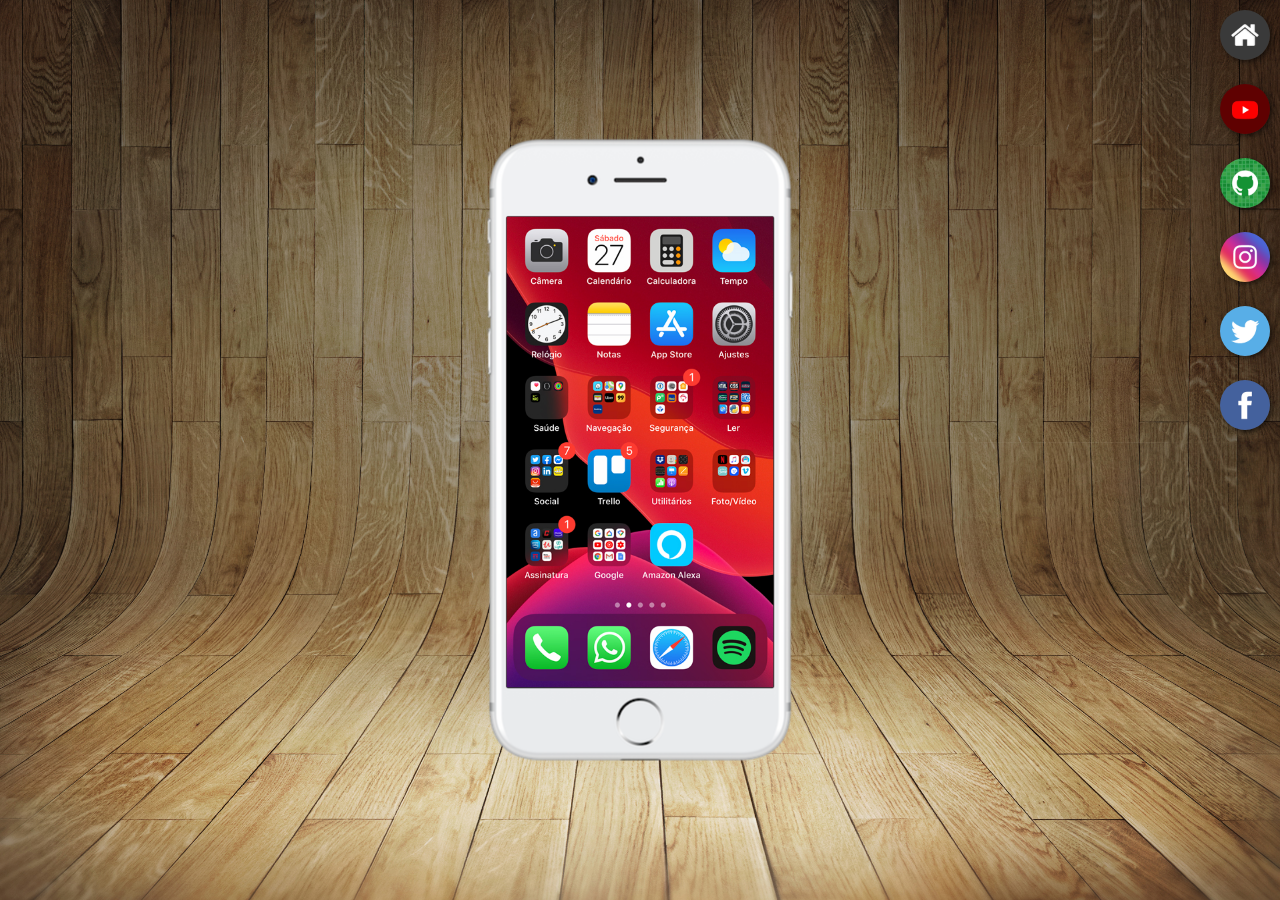
<file: index.html>
<!DOCTYPE html>
<html lang="pt-br">
<head>
    <meta charset="UTF-8">
    <meta http-equiv="X-UA-Compatible" content="IE=edge">
    <meta name="viewport" content="width=device-width, initial-scale=1.0">
    <title>Projeto Redes Sociais</title>
    <link rel="shortcut icon" href="favicon.ico" type="image/x-icon">
    <link rel="stylesheet" href="style/style.css">
</head>
<body>
    <main>
        <section id="telefone">
            <iframe src="home.html" name="tela" id="tela" frameborder="0">Seu navegador não é compatível com isso.</iframe>
        </section>
        <section id="redes-sociais">
            <a href="home.html" target="tela"><img src="imagens/logo-home.jpg" alt="Home"></a><br>
            <a href="youtube.html" target="tela"><img src="imagens/logo-youtube.jpg" alt="Youtube"></a><br>
            <a href="github.html" target="tela"><img src="imagens/logo-github.jpg" alt="GitHub"></a><br>
            <a href="instagram.html" target="tela"><img src="imagens/logo-instagram.jpg" alt="Instagram"></a><br>
            <a href="twitter.html" target="tela"><img src="imagens/logo-twitter.jpg" alt="Twitter"></a><br>
            <a href="facebook.html" target="tela"><img src="imagens/logo-facebook.jpg" alt="Facebook"></a>
        </section>
    </main>
</body>
</html>
</file>
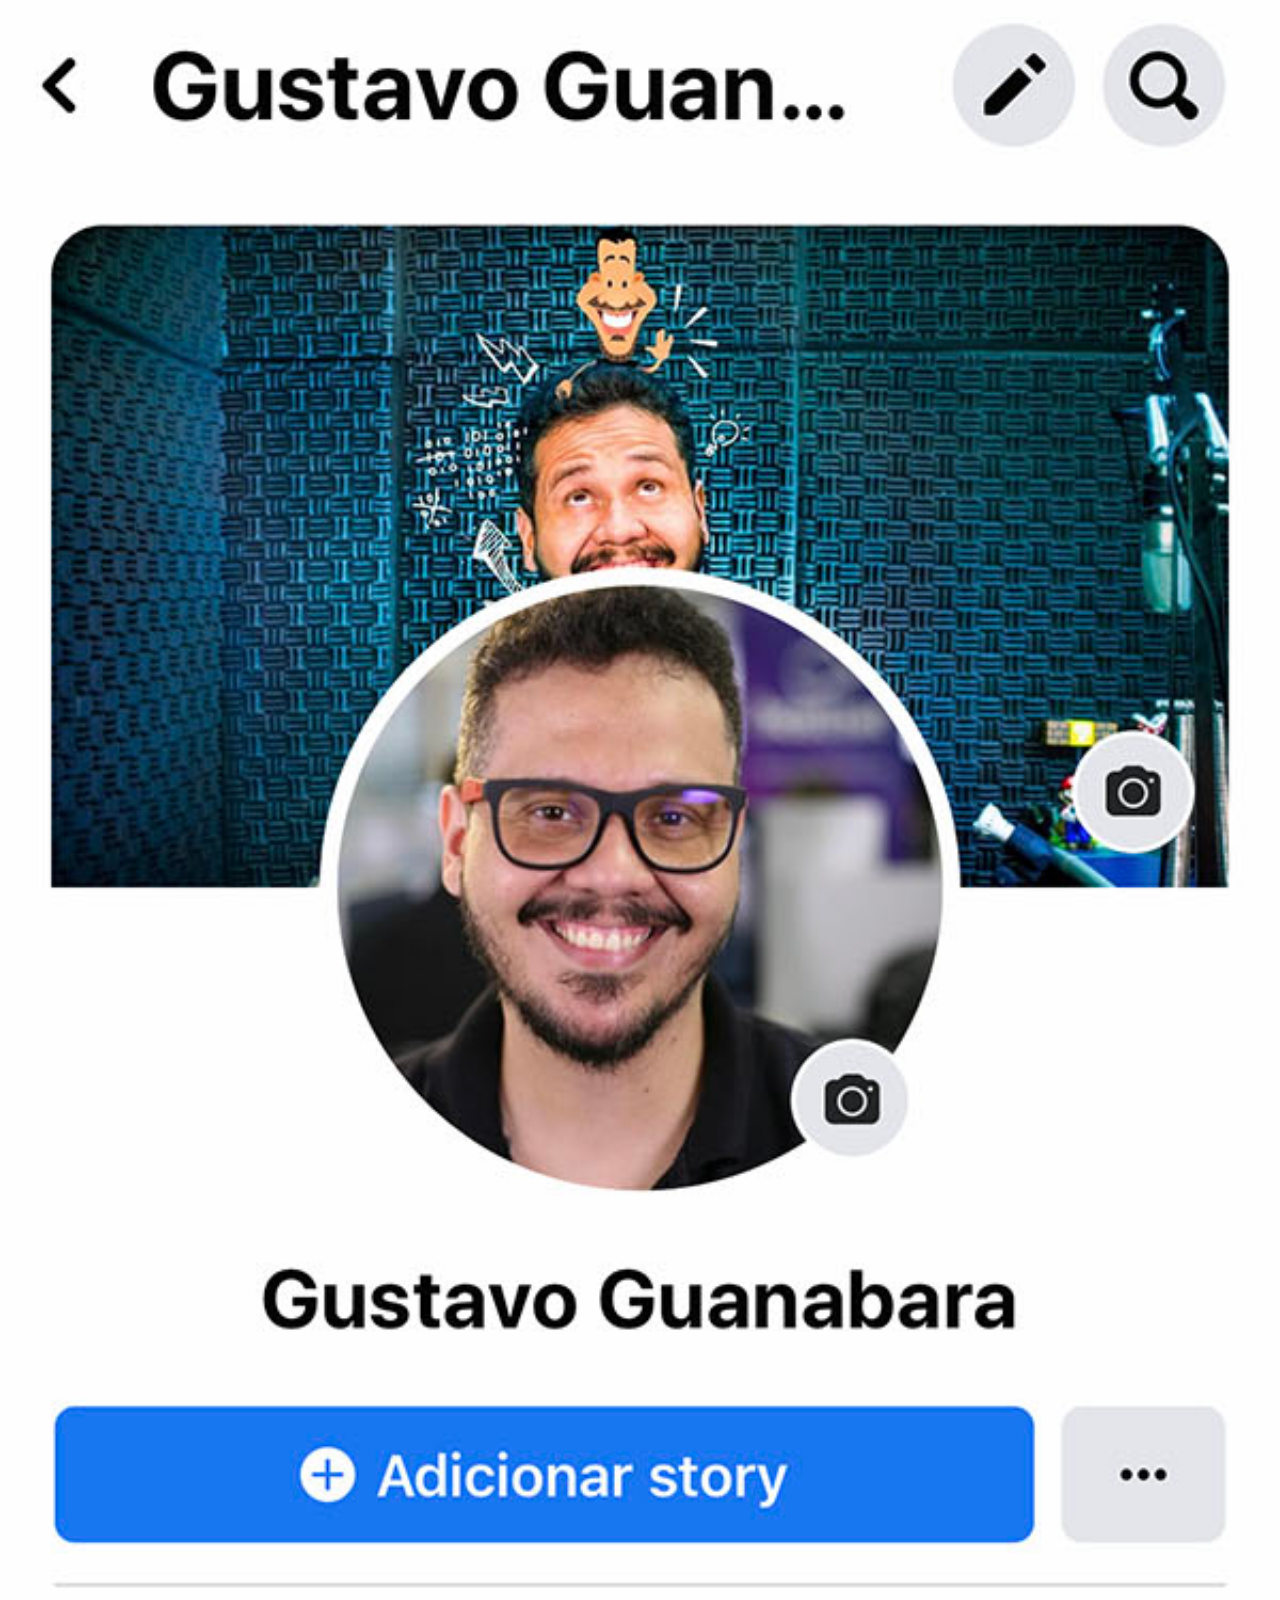
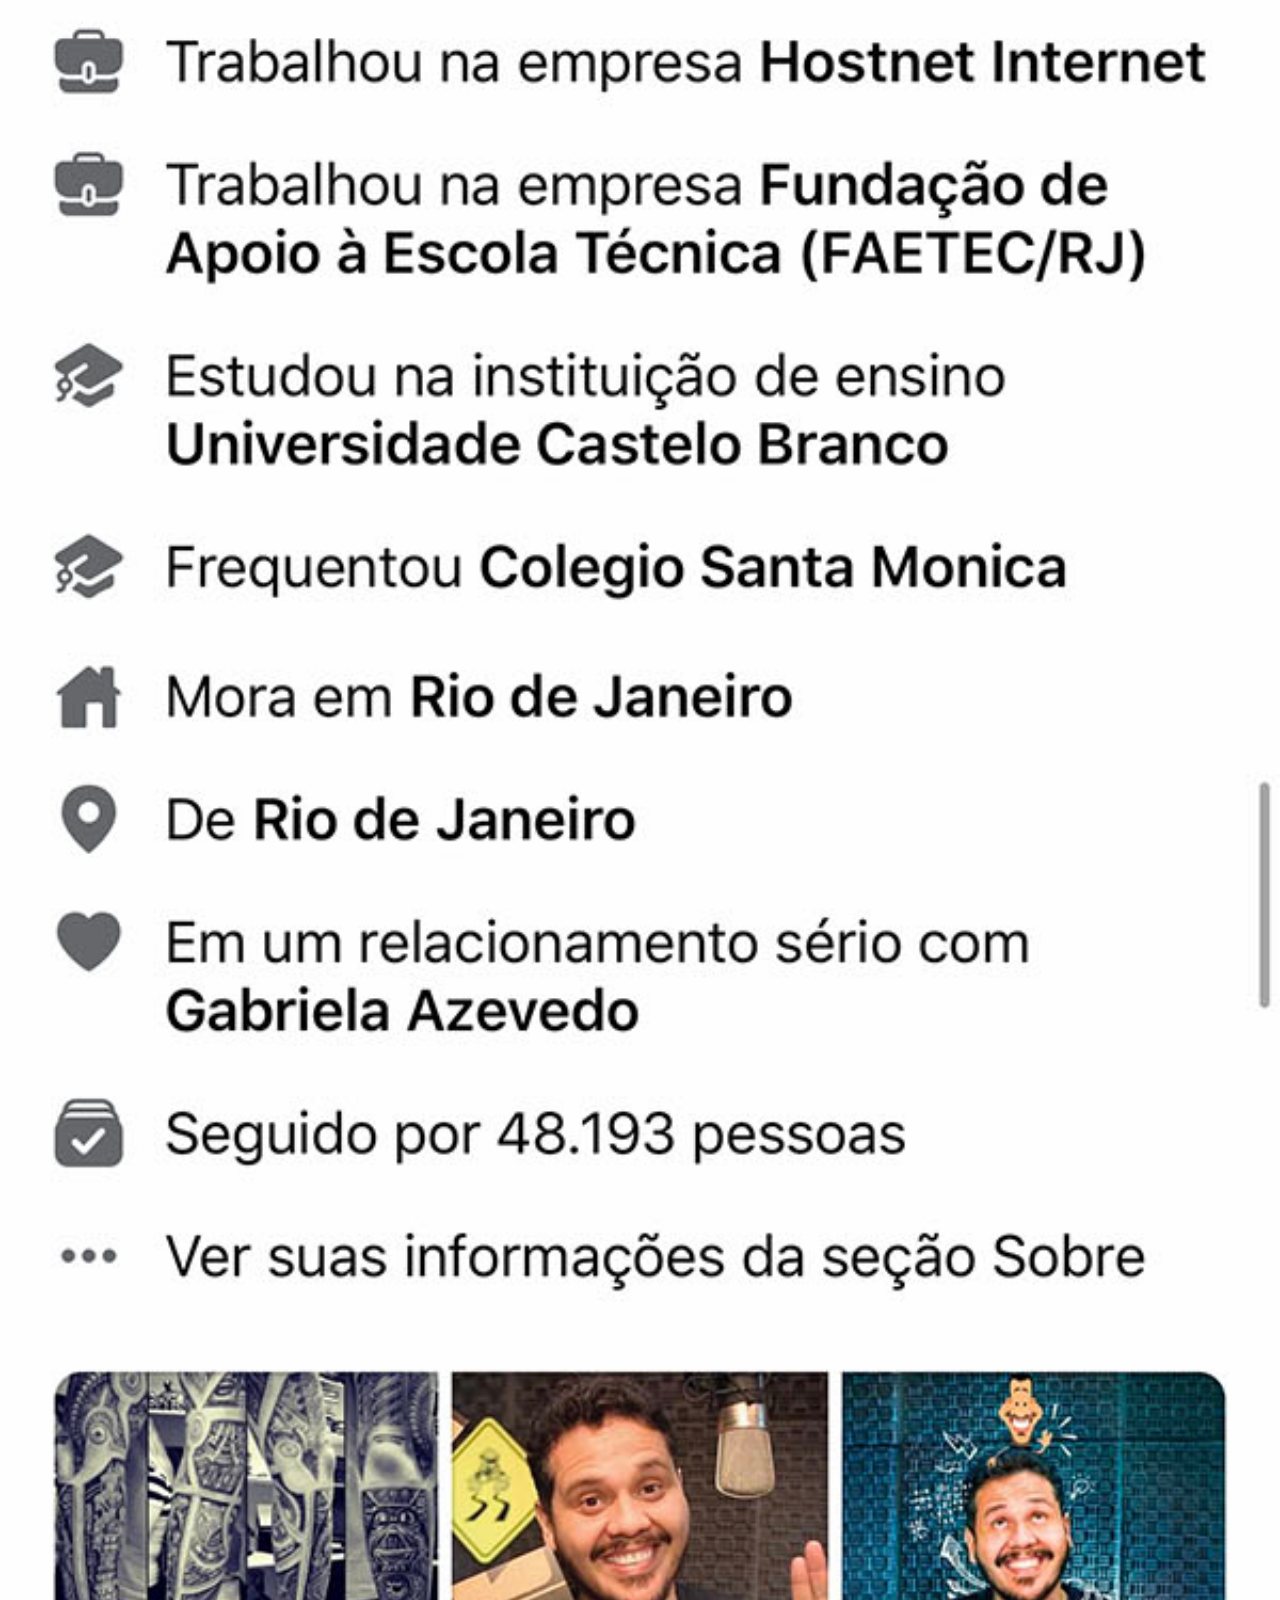
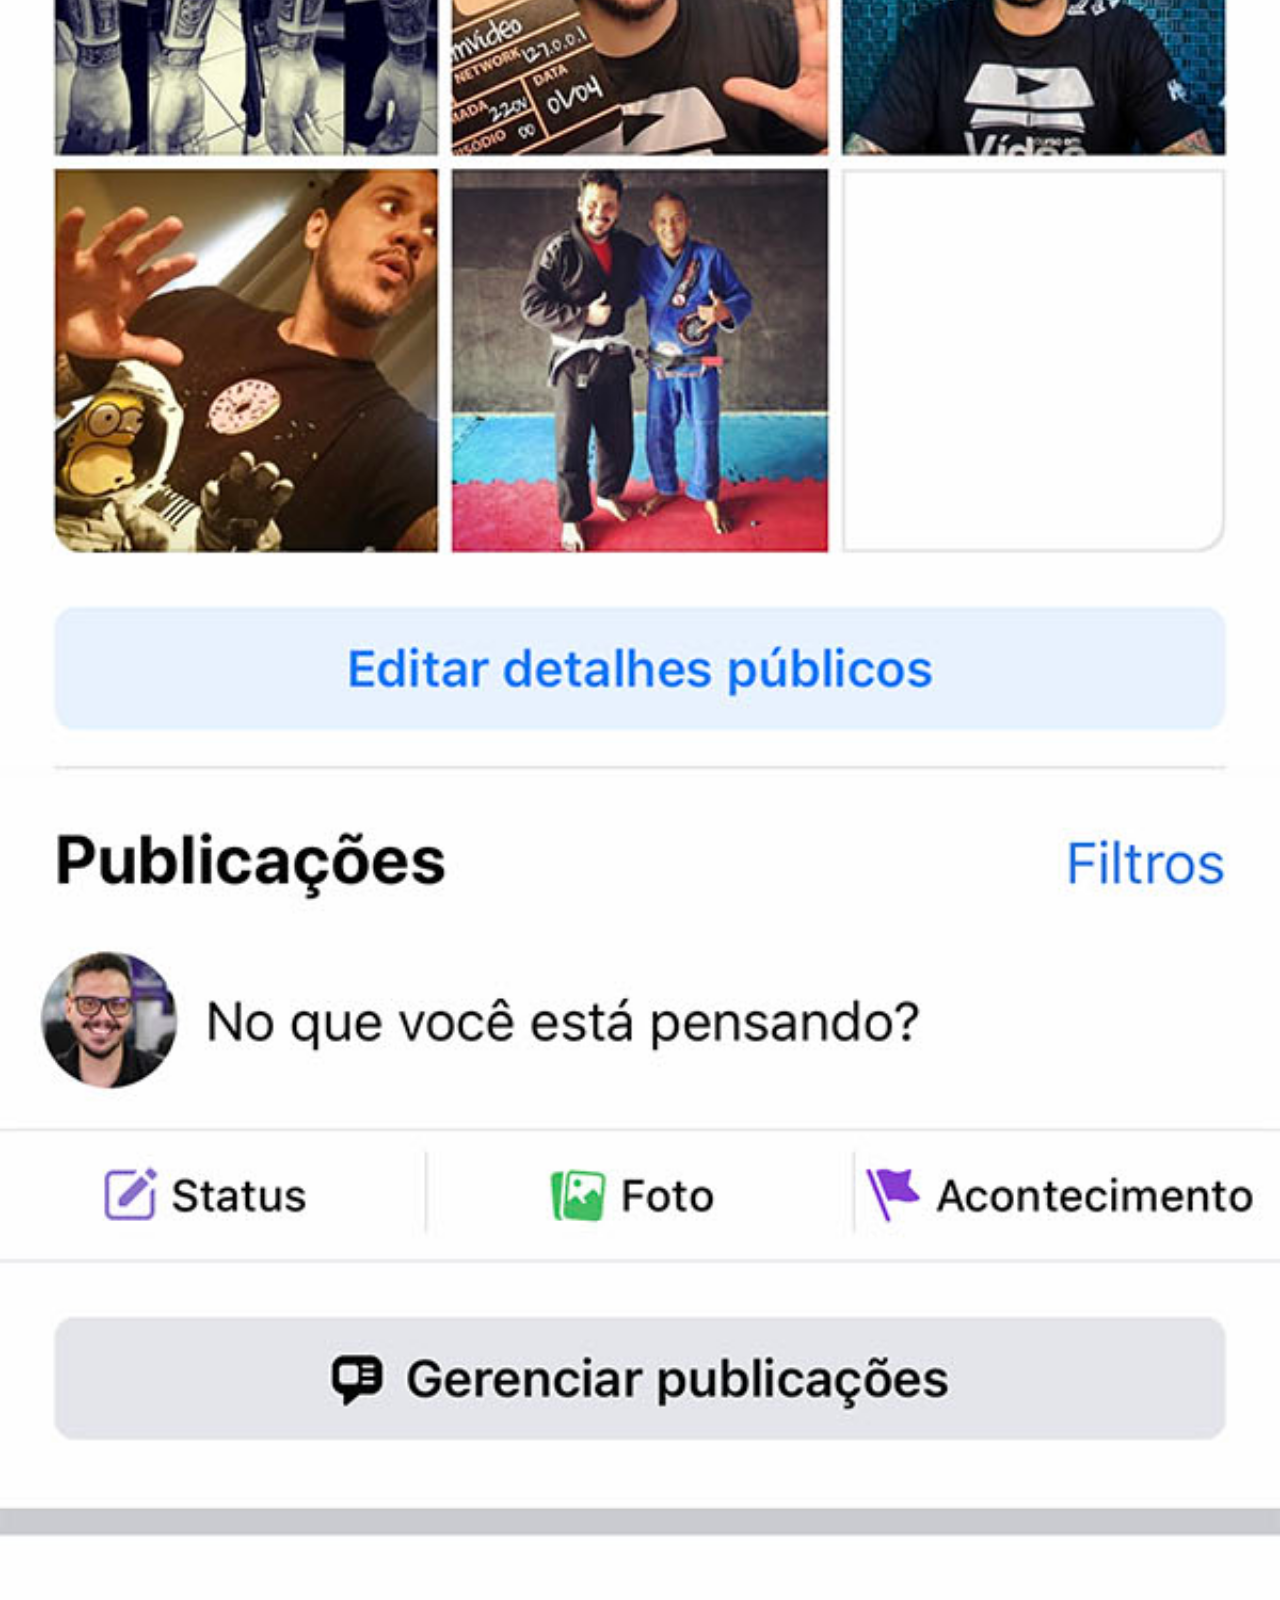
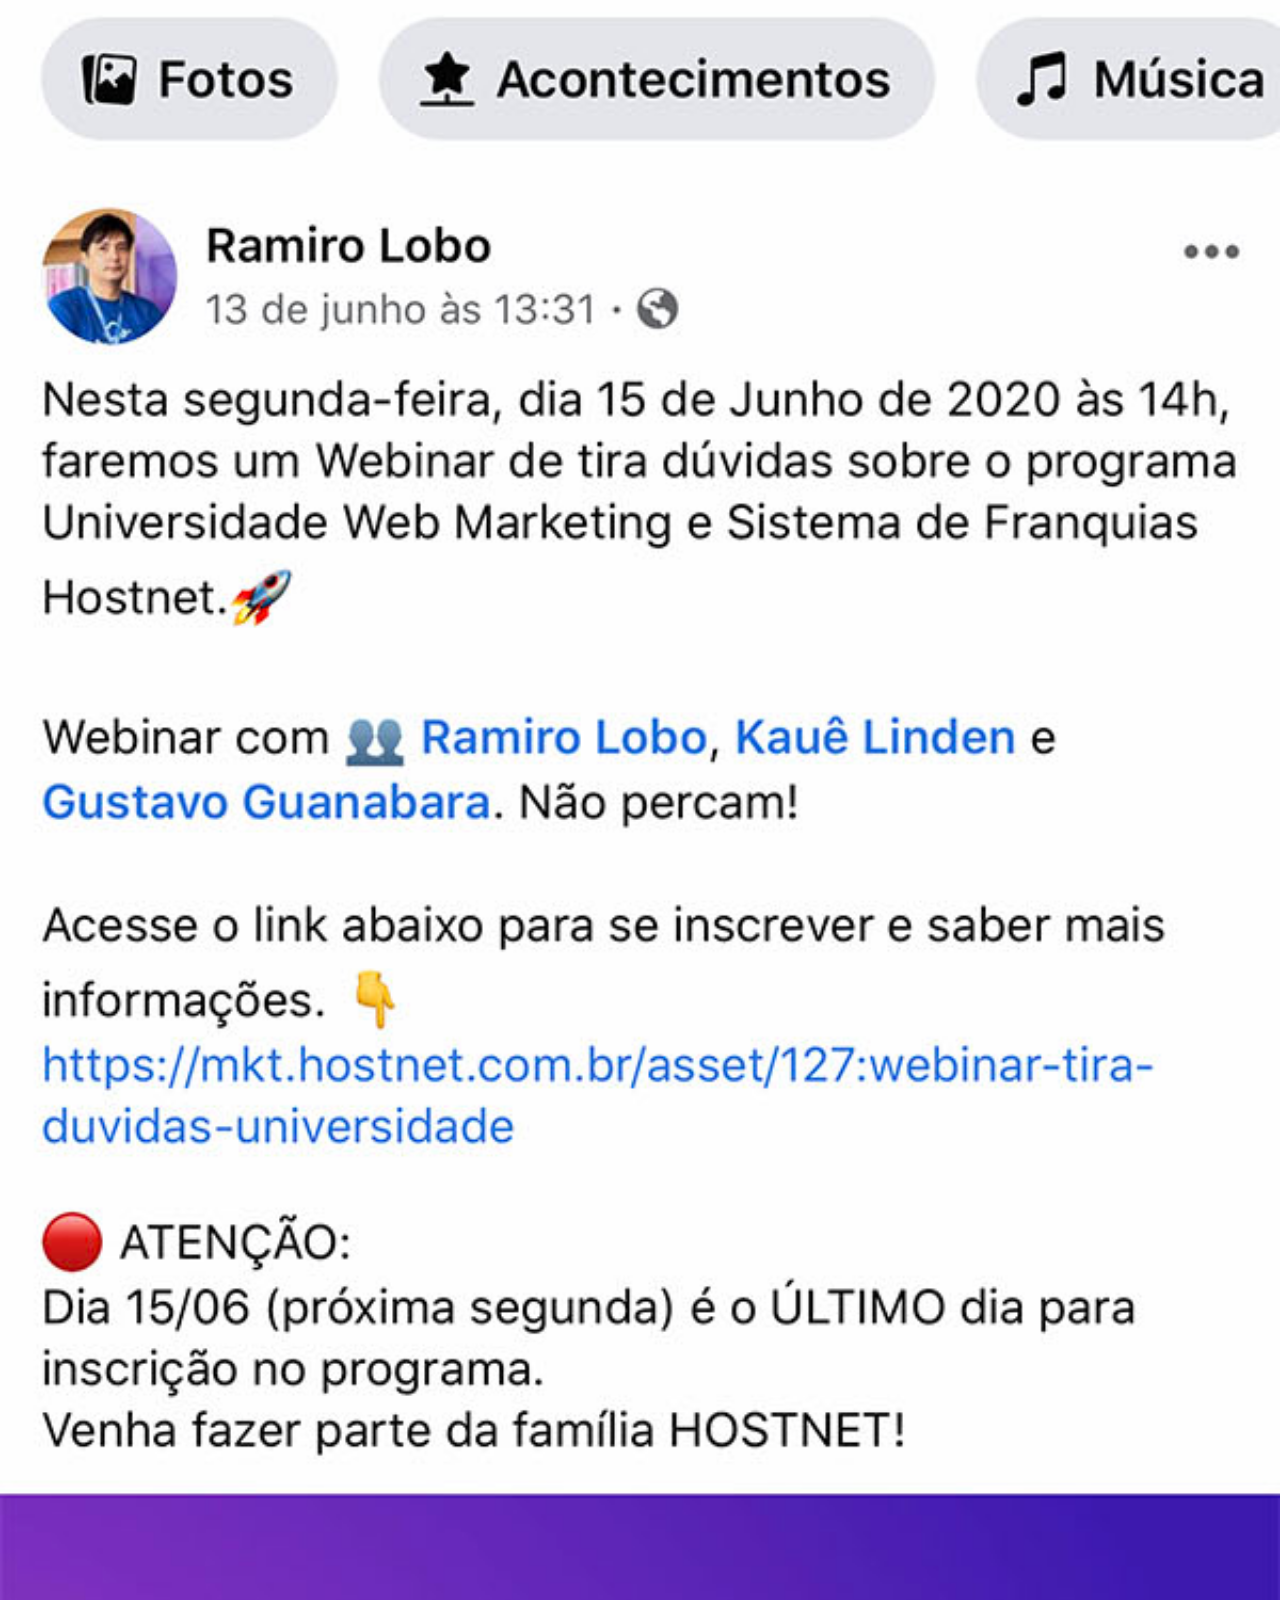
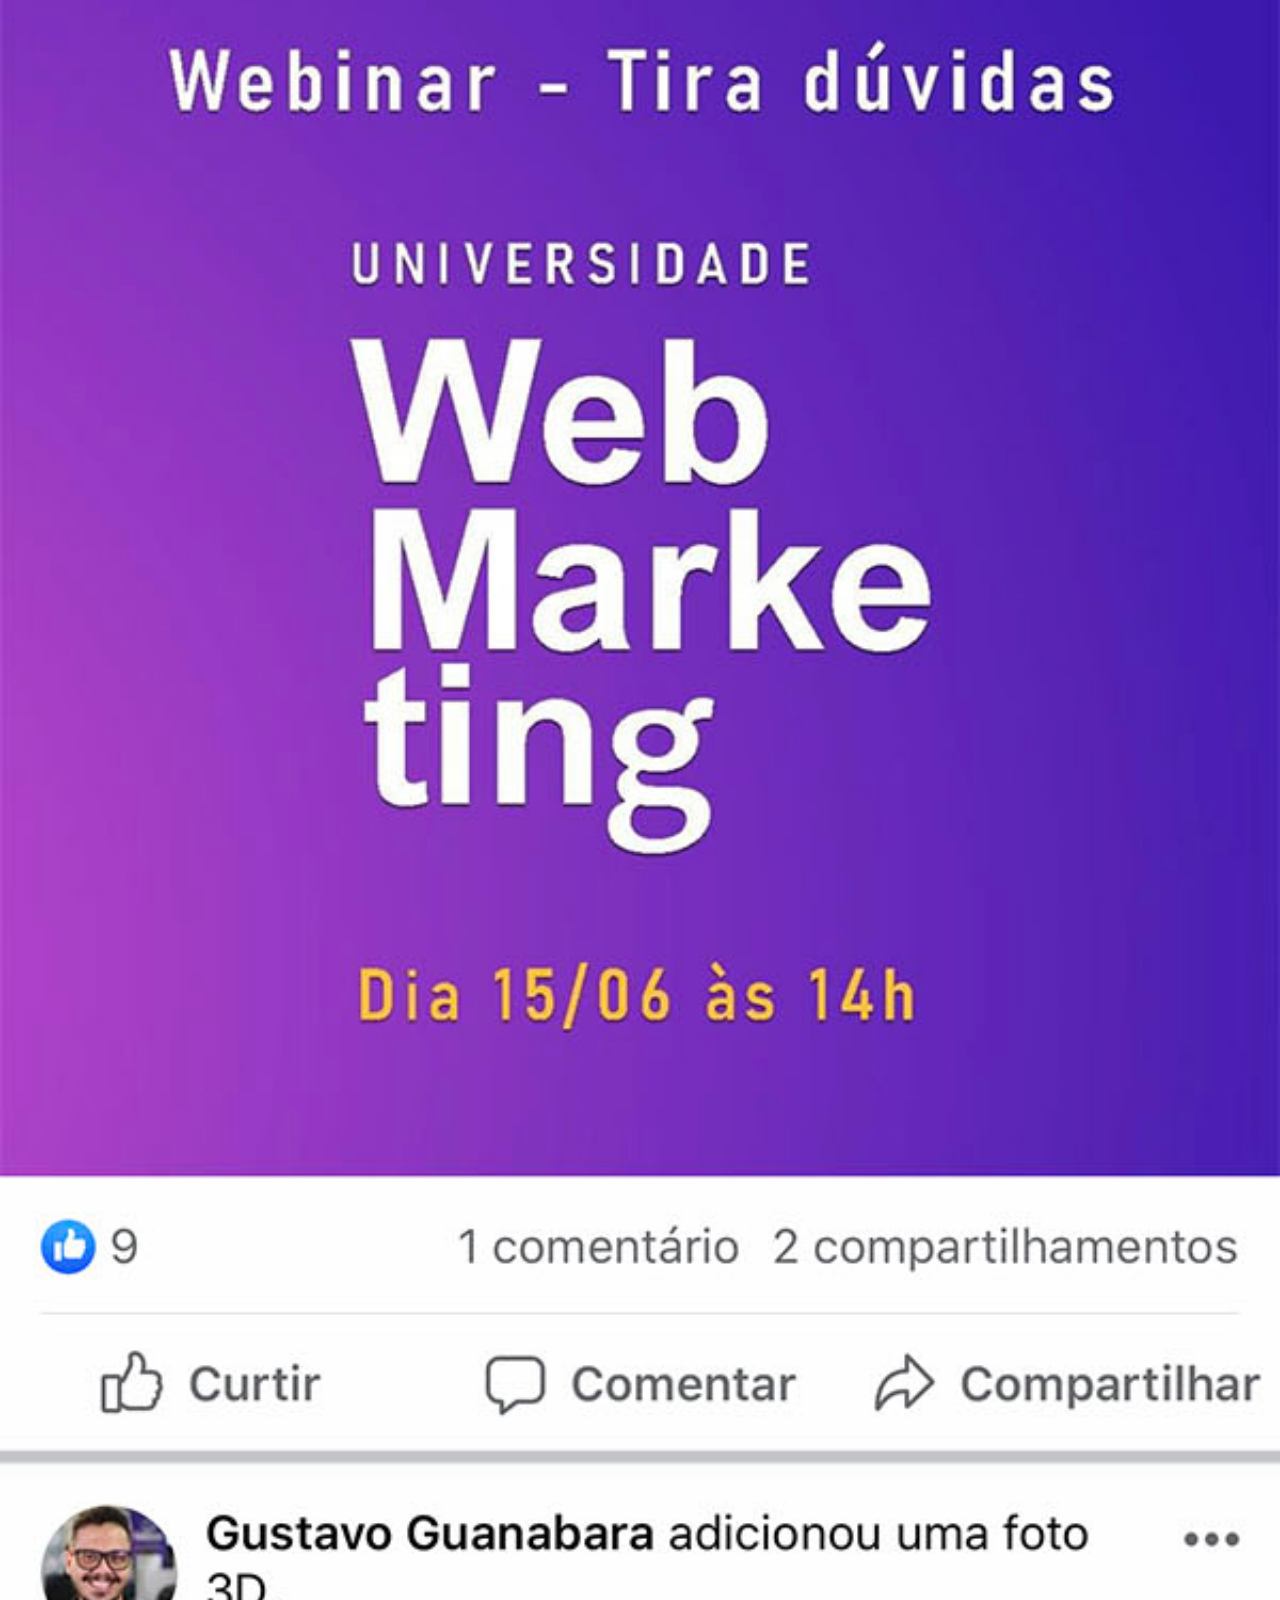
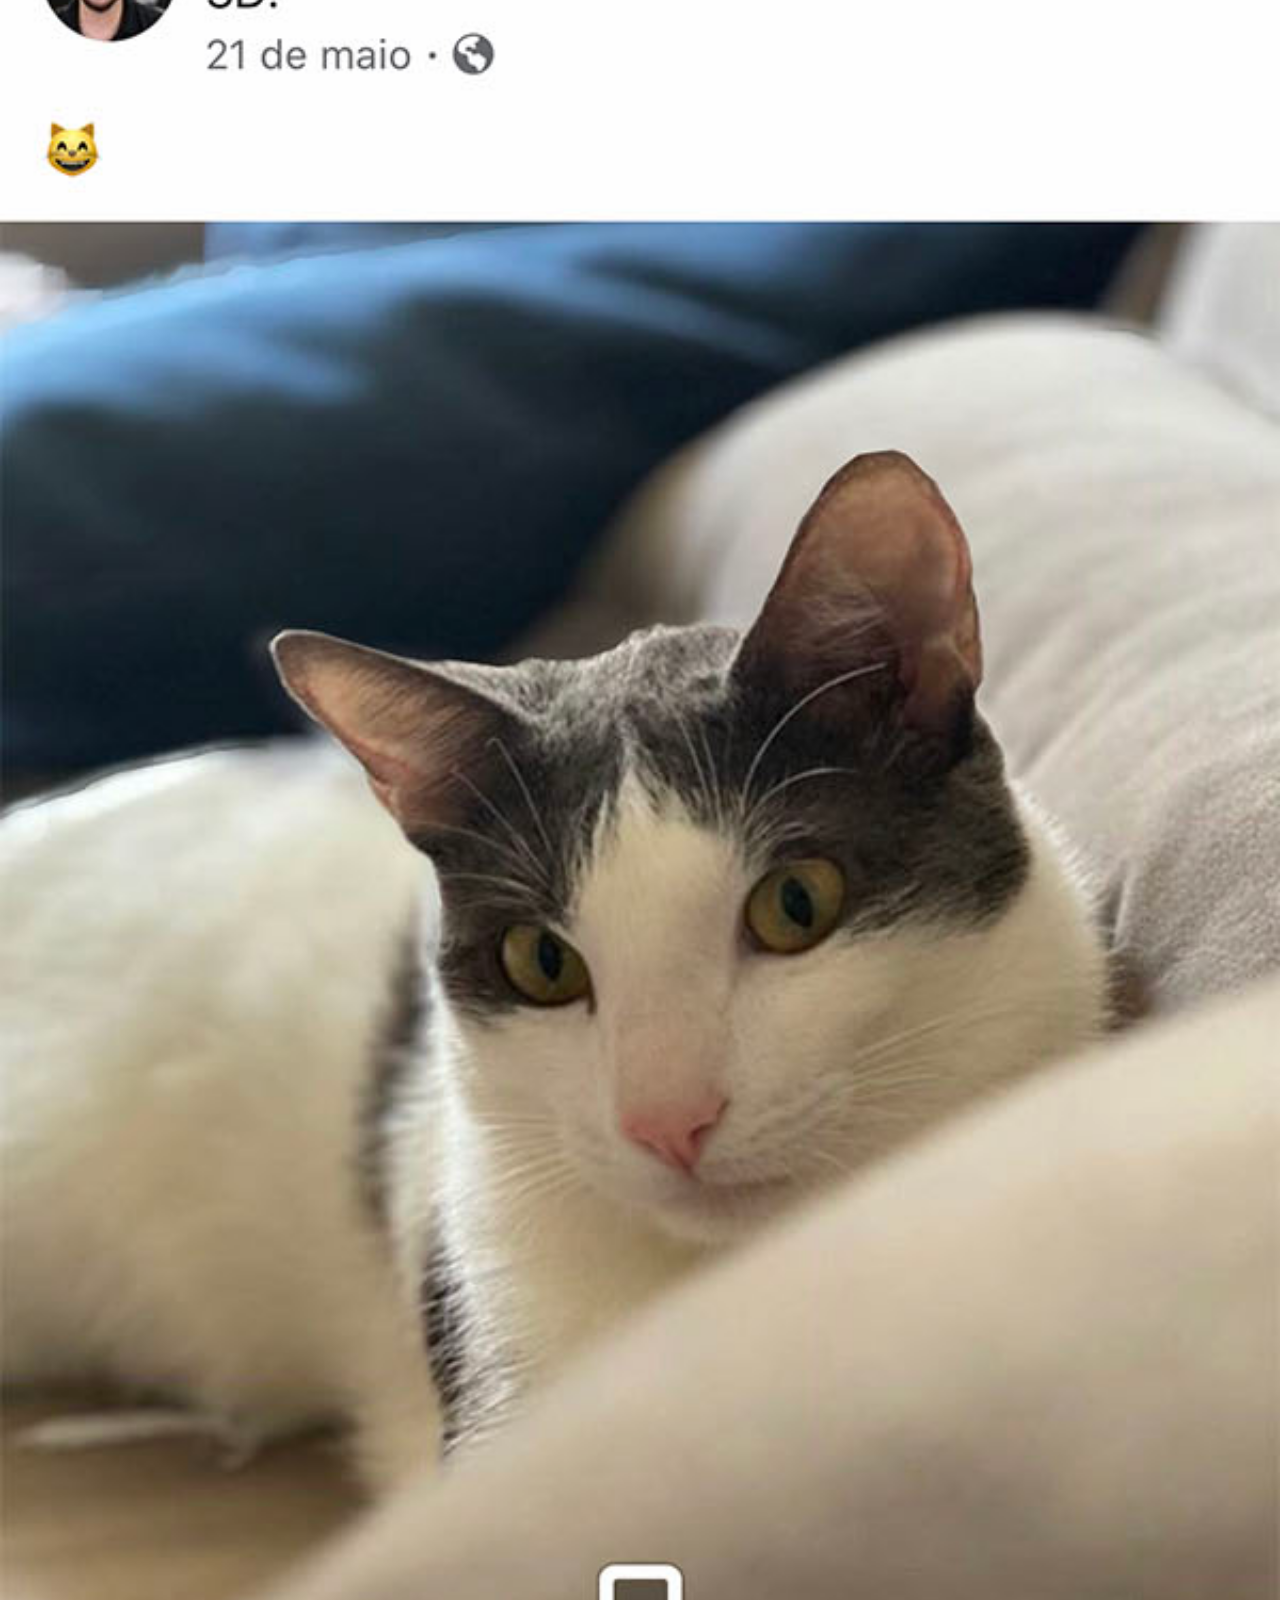
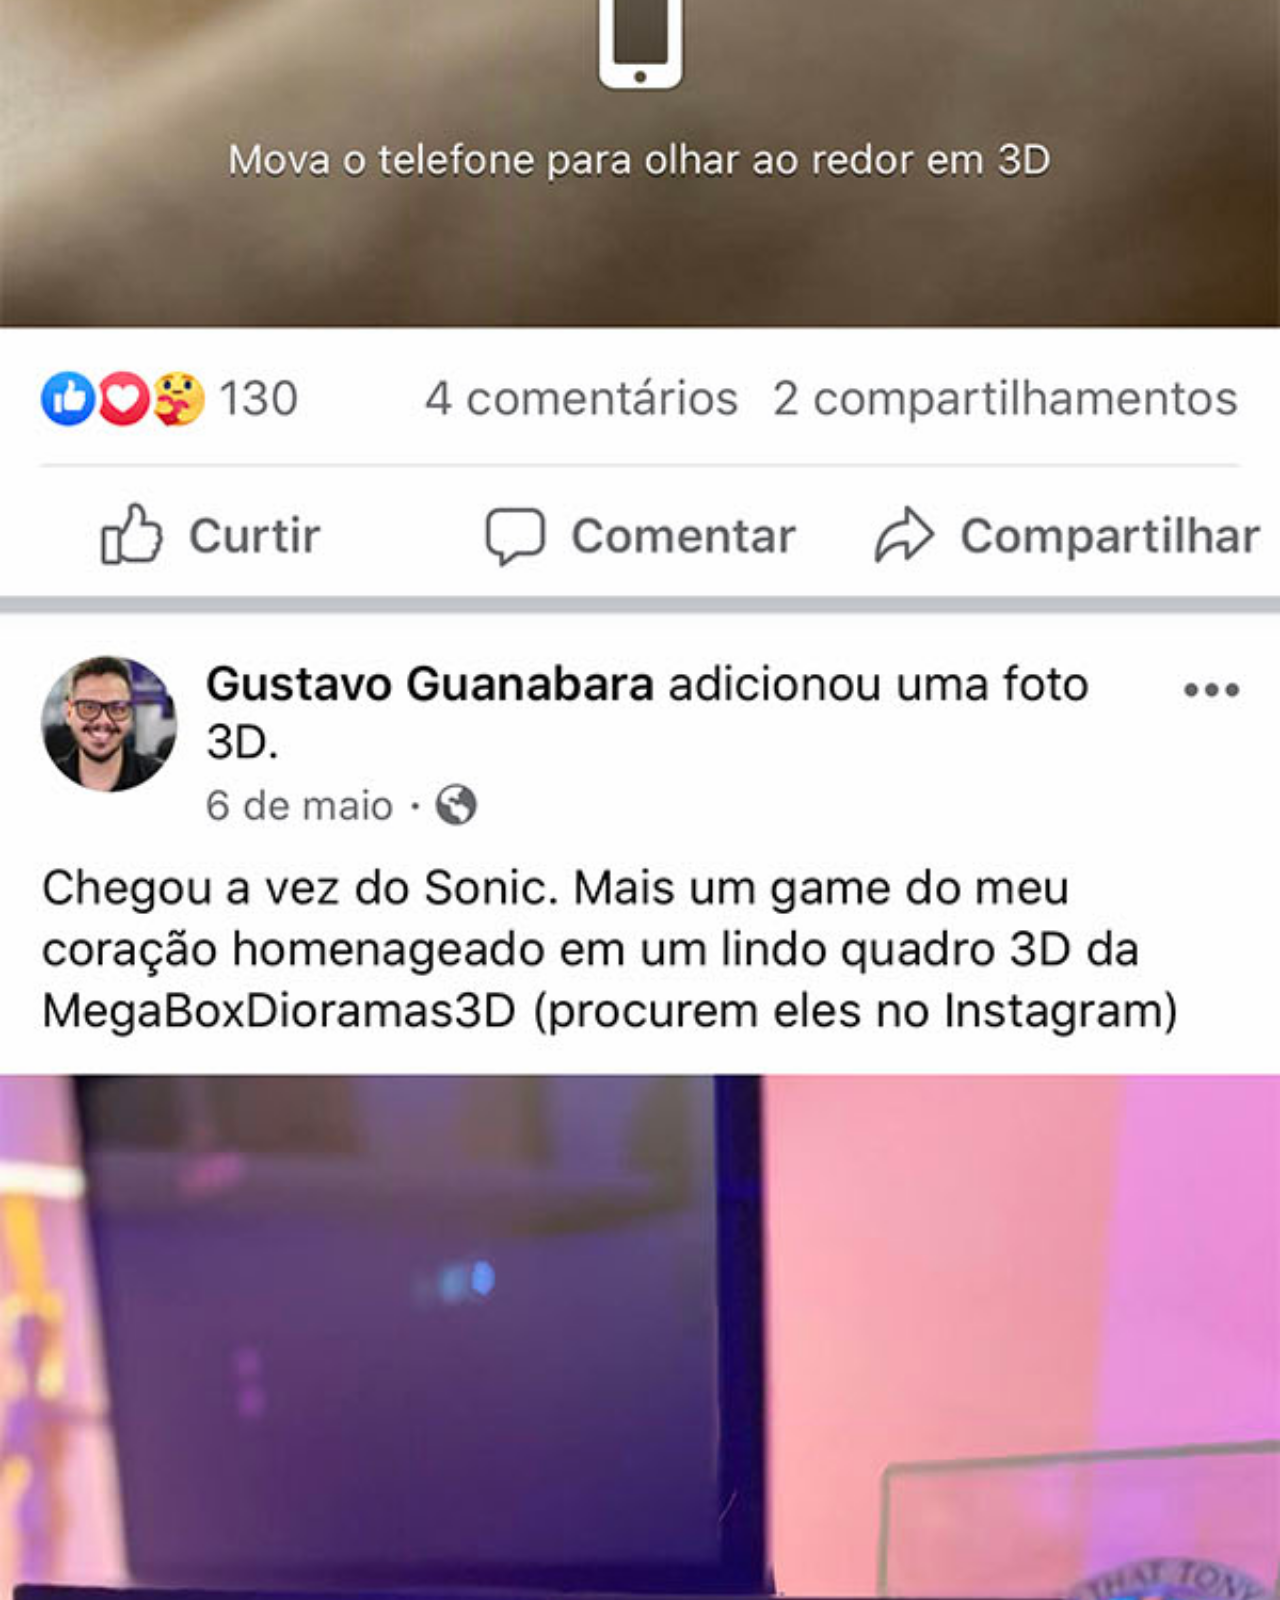
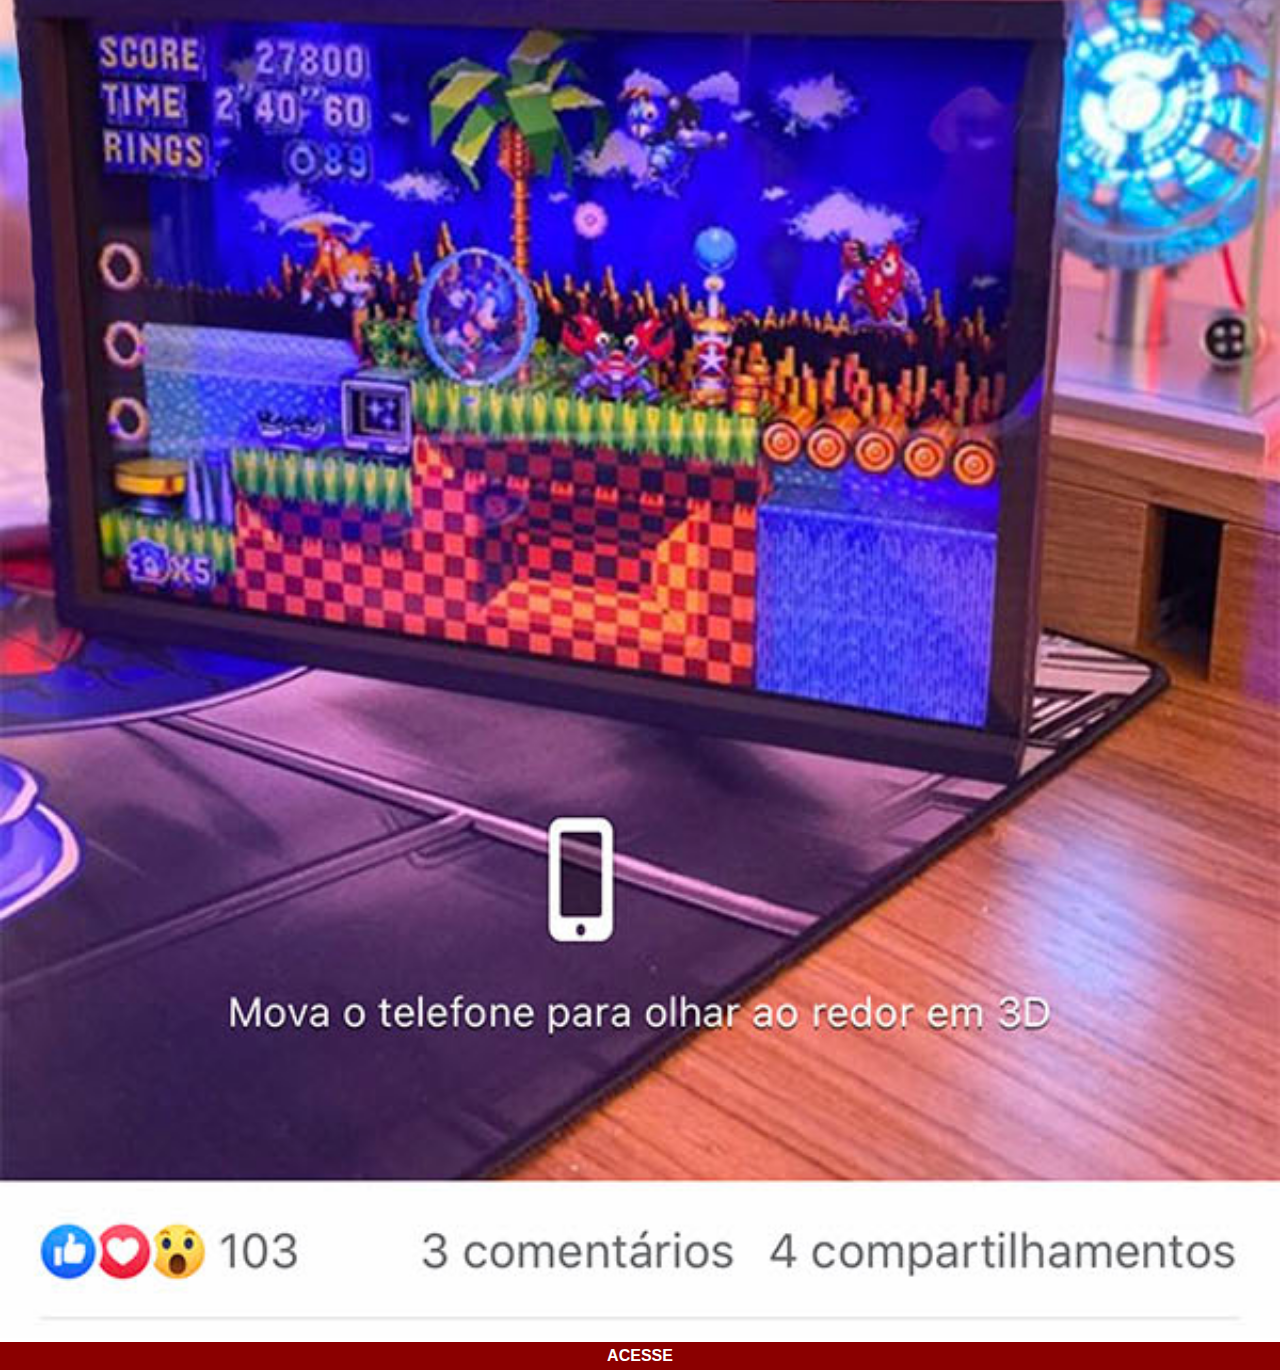
<file: facebook.html>
<!DOCTYPE html>
<html lang="pt-br">
<head>
    <meta charset="UTF-8">
    <meta http-equiv="X-UA-Compatible" content="IE=edge">
    <meta name="viewport" content="width=device-width, initial-scale=1.0">
    <title>Facebook</title>
    <link rel="stylesheet" href="style/style-social.css">
</head>
<body>
    <main>
        <img src="imagens/tela-facebook.jpg" alt="Facebook">
    </main>
    <footer>
        <p><a href="" target="_blank">ACESSE</a></p>
    </footer>
</body>
</html>
</file>
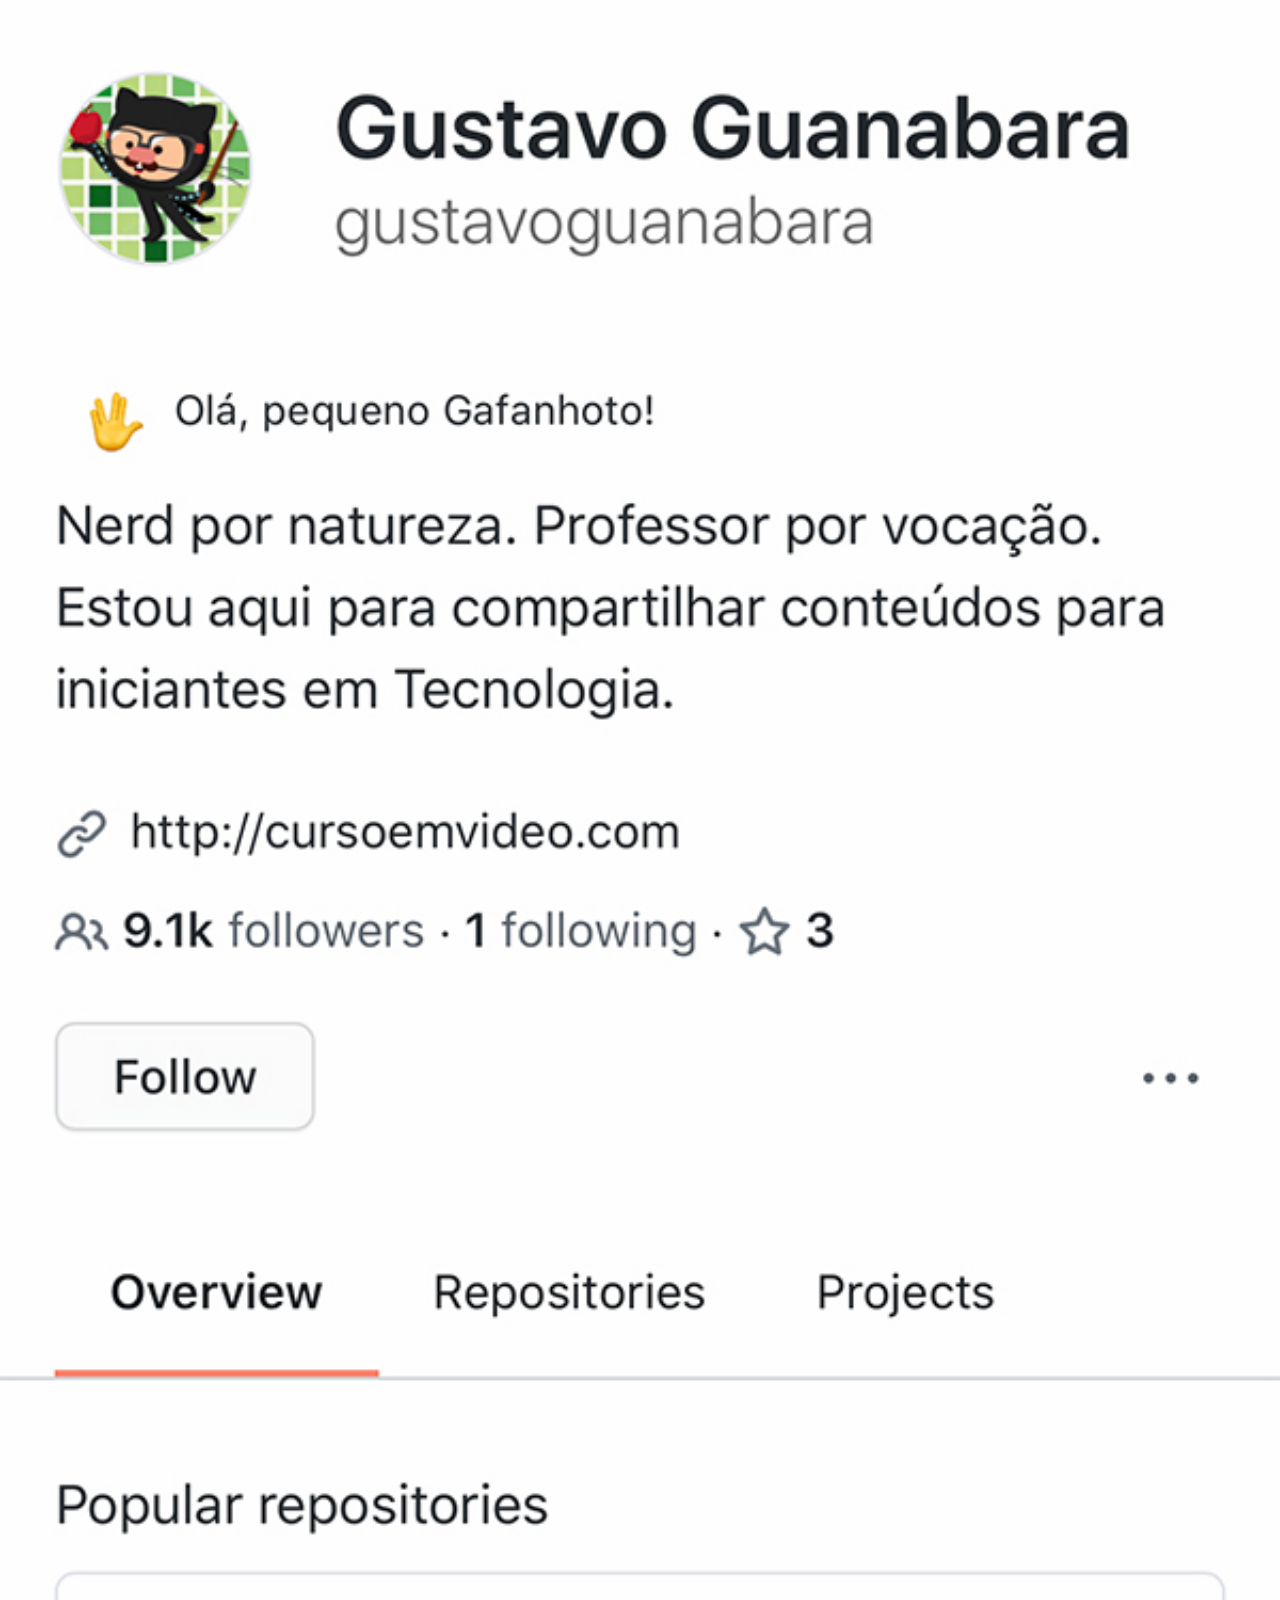
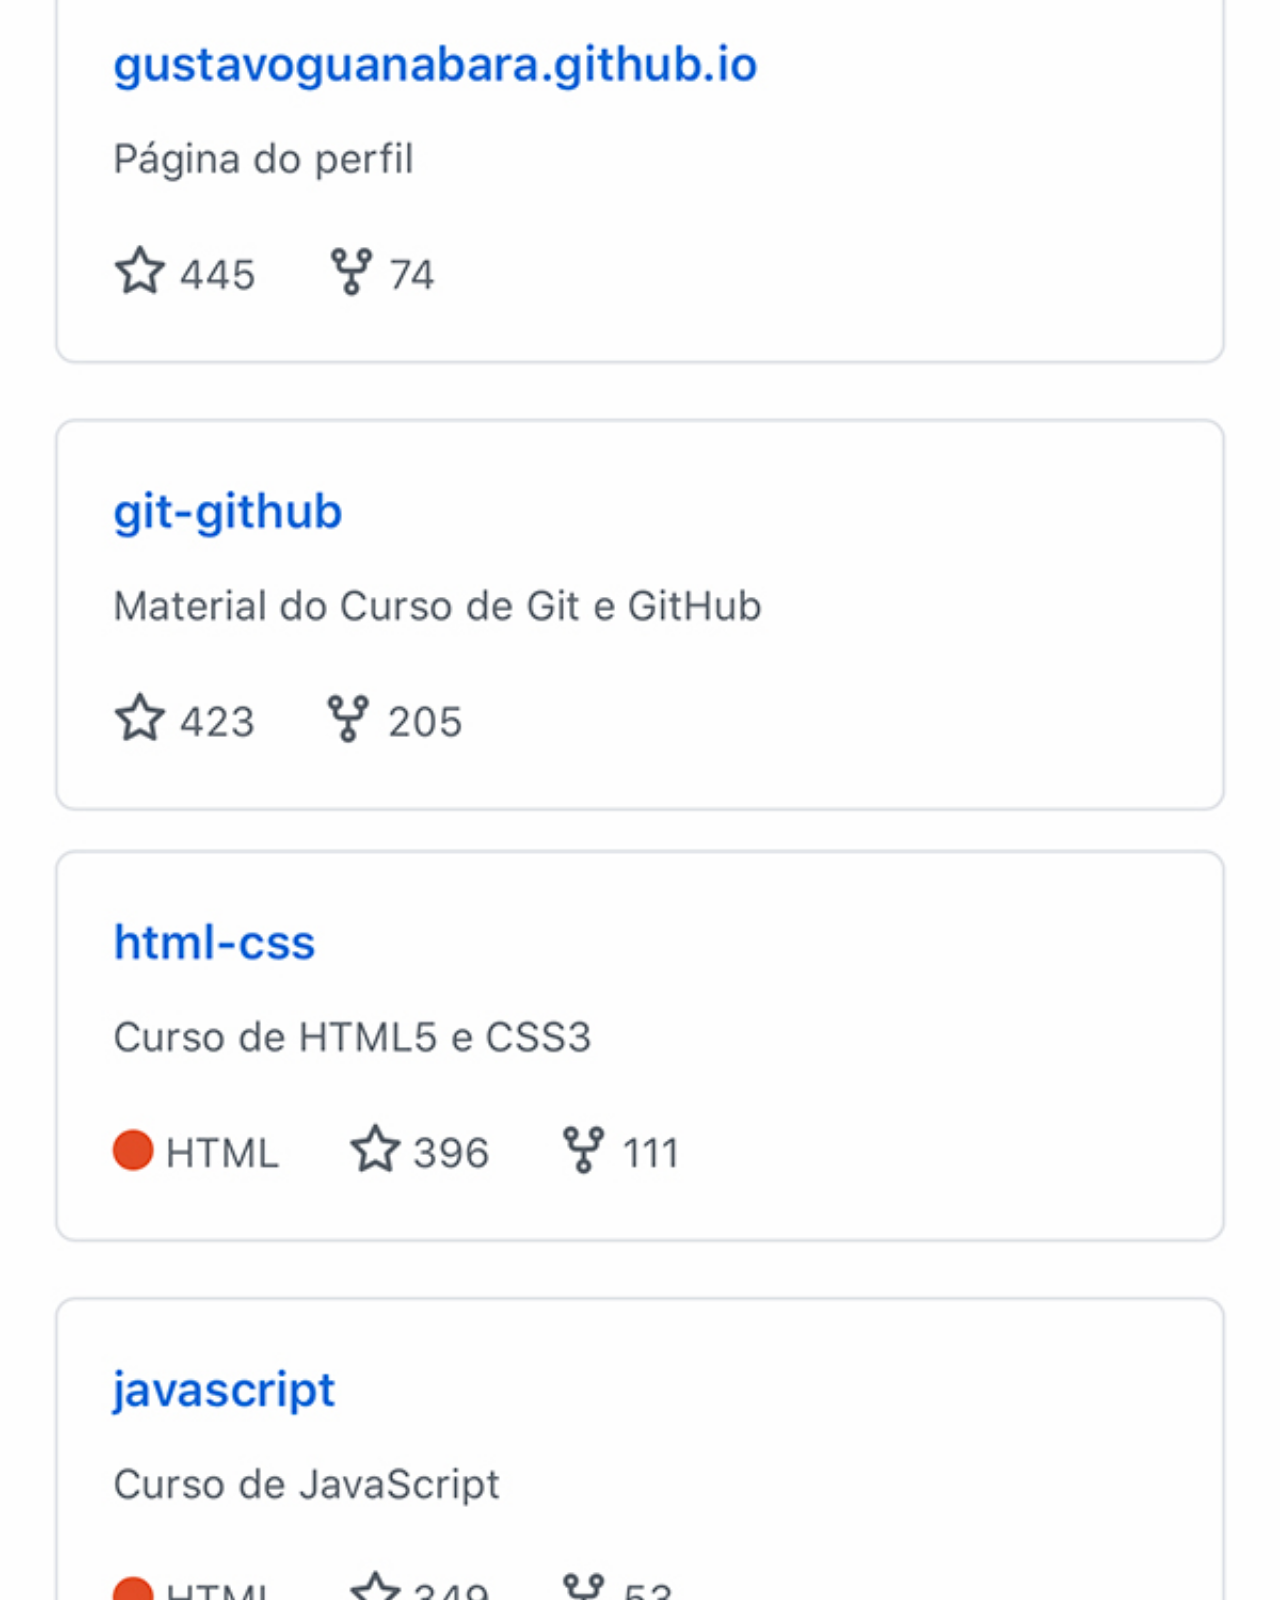
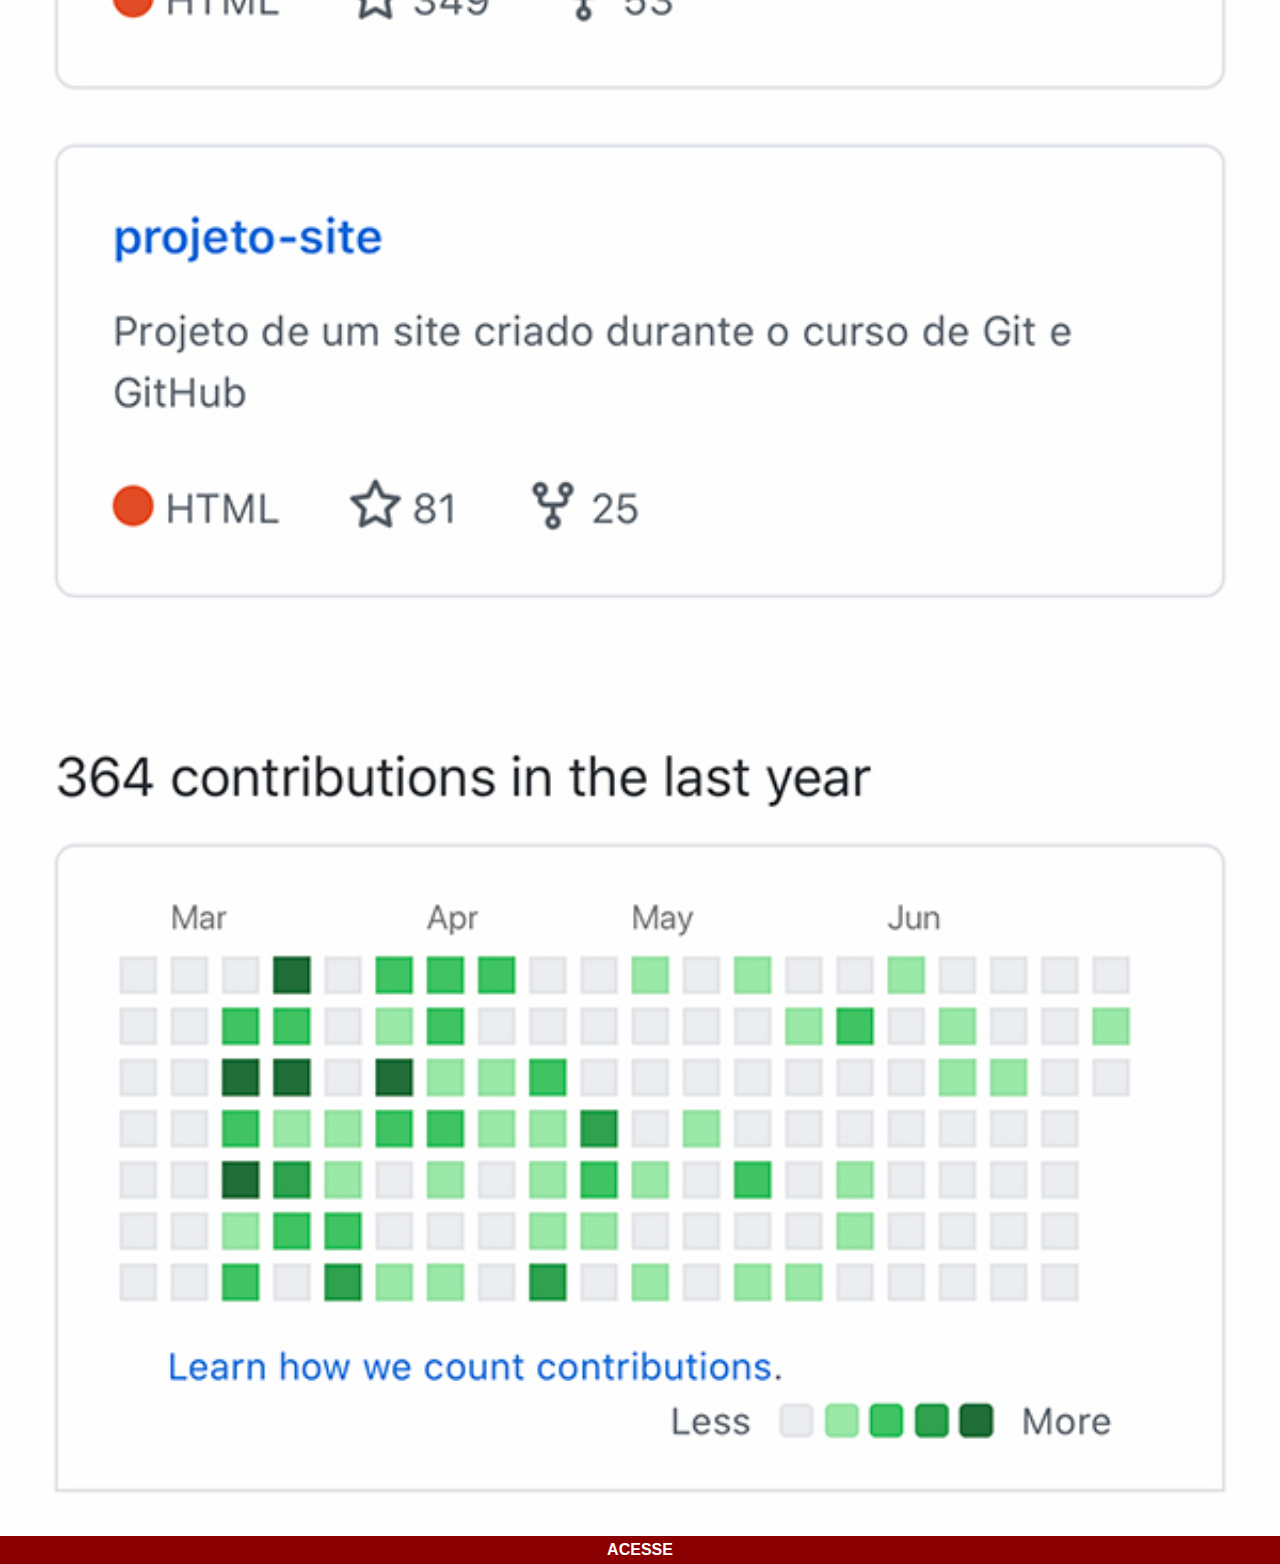
<file: github.html>
<!DOCTYPE html>
<html lang="pt-br">
<head>
    <meta charset="UTF-8">
    <meta http-equiv="X-UA-Compatible" content="IE=edge">
    <meta name="viewport" content="width=device-width, initial-scale=1.0">
    <title>GitHub</title>
    <link rel="stylesheet" href="style/style-social.css">
</head>
<body>
    <main>
        <img src="imagens/tela-github.jpg" alt="GitHub">
    </main>
    <footer>
        <p><a href="https://github.com/gustavoguanabara/html-css" target="_blank">ACESSE</a></p>
    </footer>
</body>
</html>
</file>
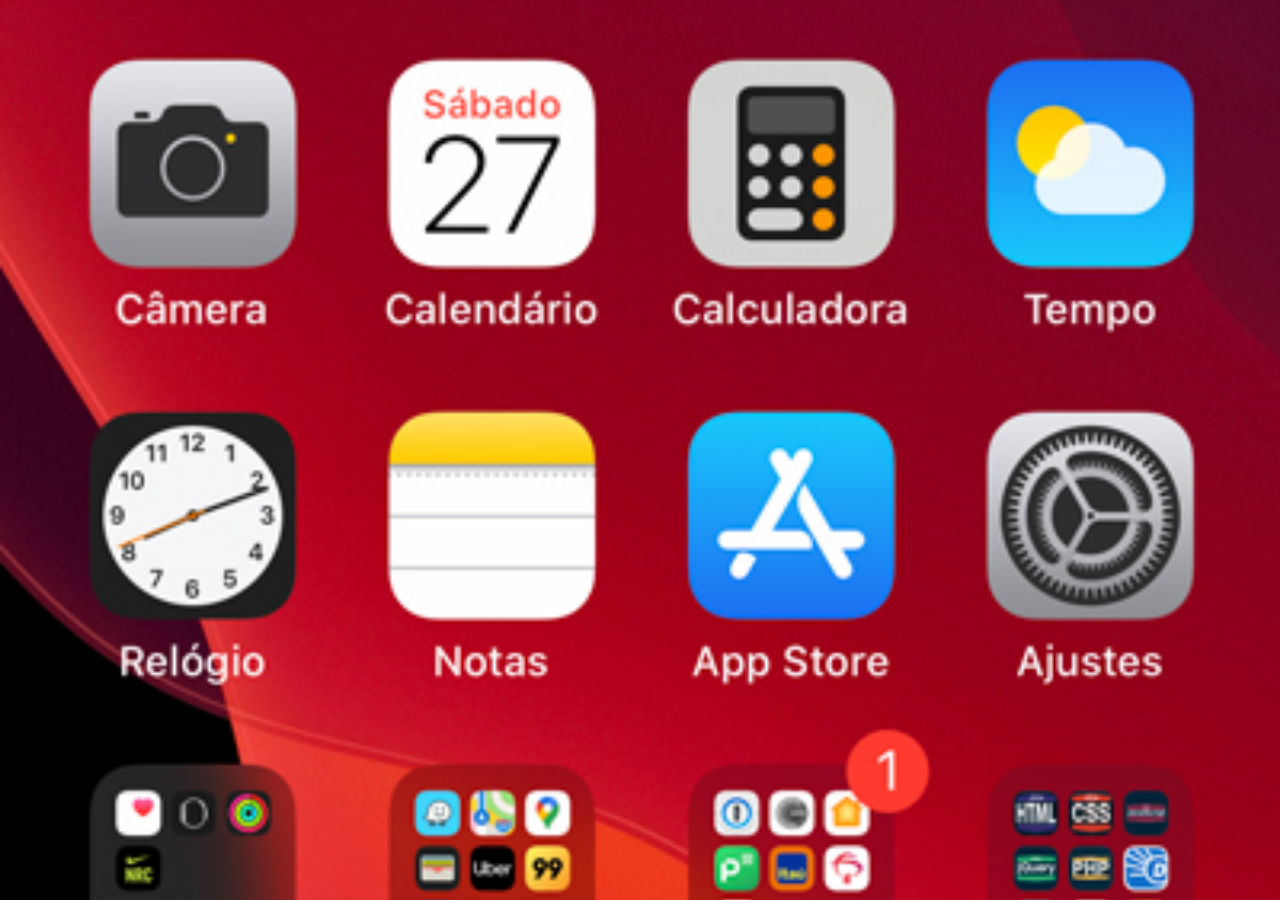
<file: home.html>
<!DOCTYPE html>
<html lang="pt-br">
<head>
    <meta charset="UTF-8">
    <meta http-equiv="X-UA-Compatible" content="IE=edge">
    <meta name="viewport" content="width=device-width, initial-scale=1.0">
    <title>Home</title>
    <style>
        * {
            margin: 0px;
            padding: 0px;
        }

        body {
            width: 100vw;
            height: 100vh;
            background: black url(imagens/tela-home.jpg) no-repeat top center;
            background-size: cover;
        }
    </style>
</head>
<body>
    
</body>
</html>
</file>
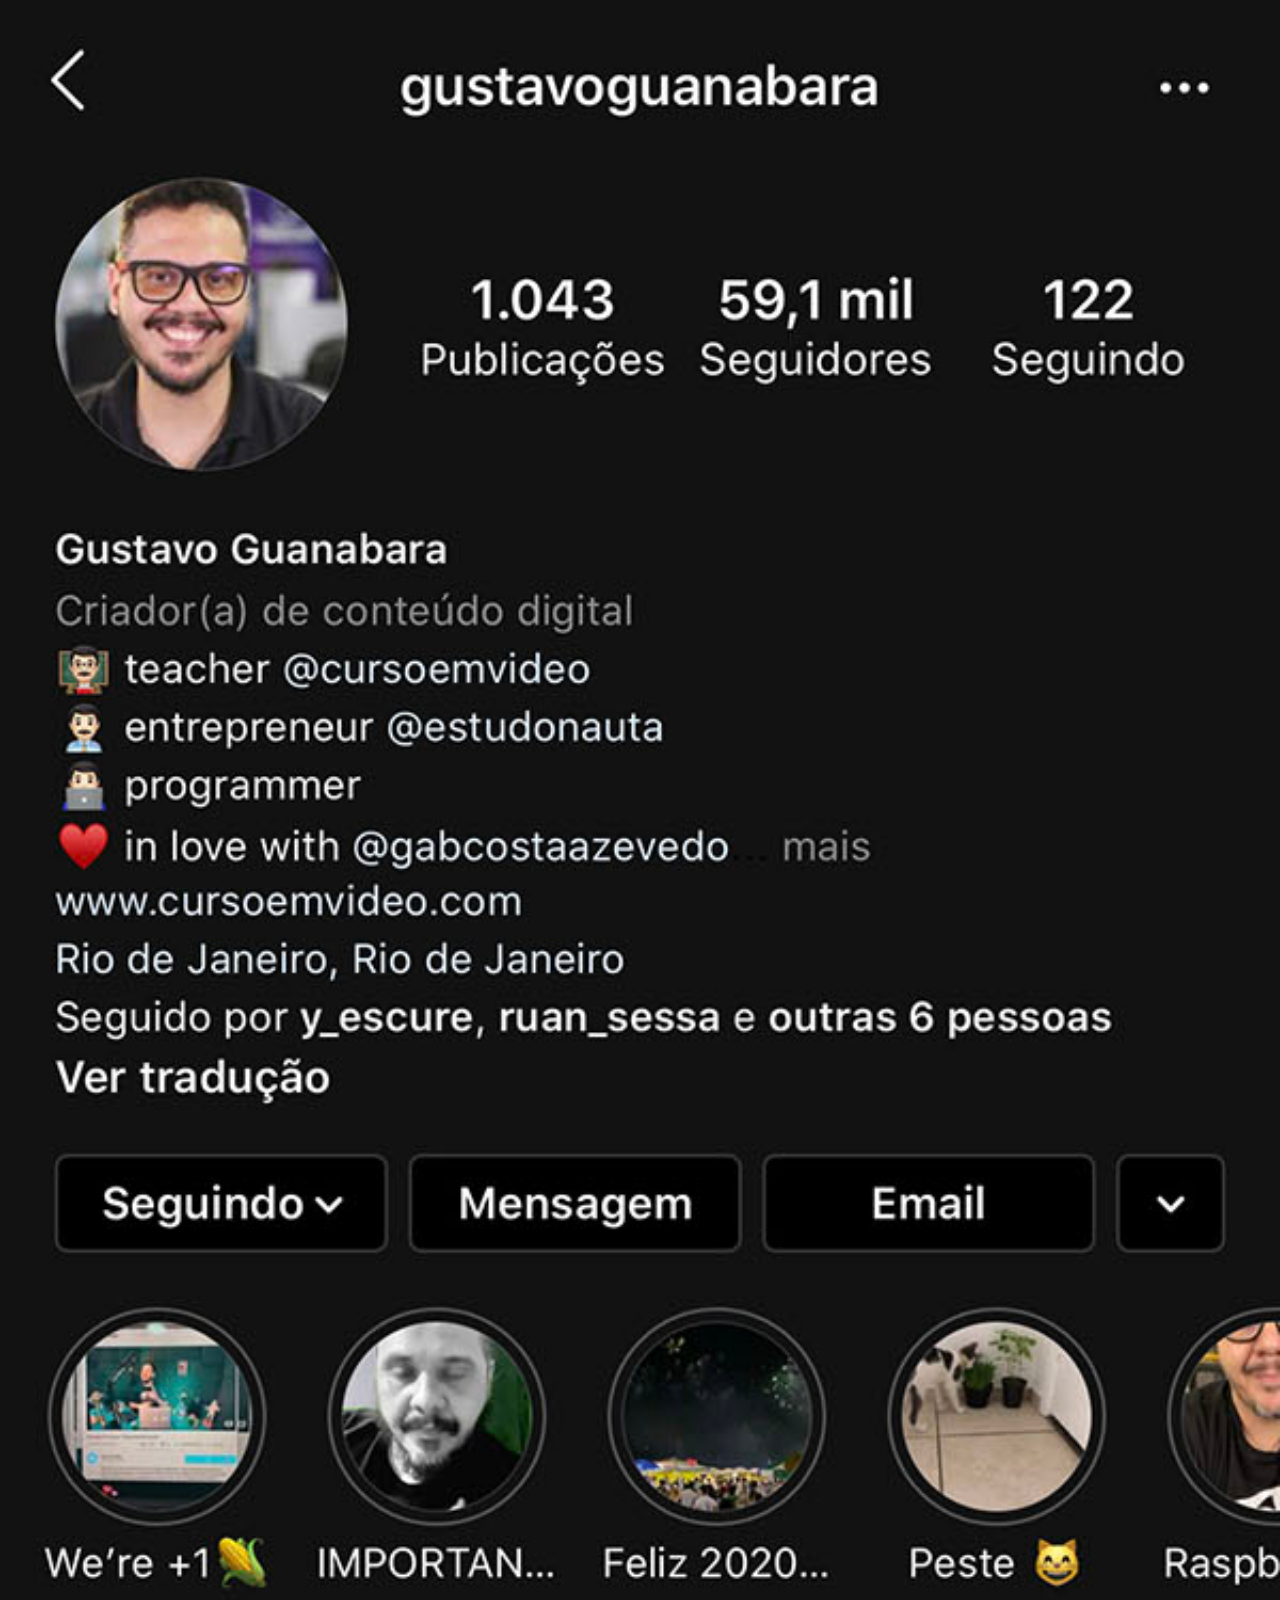
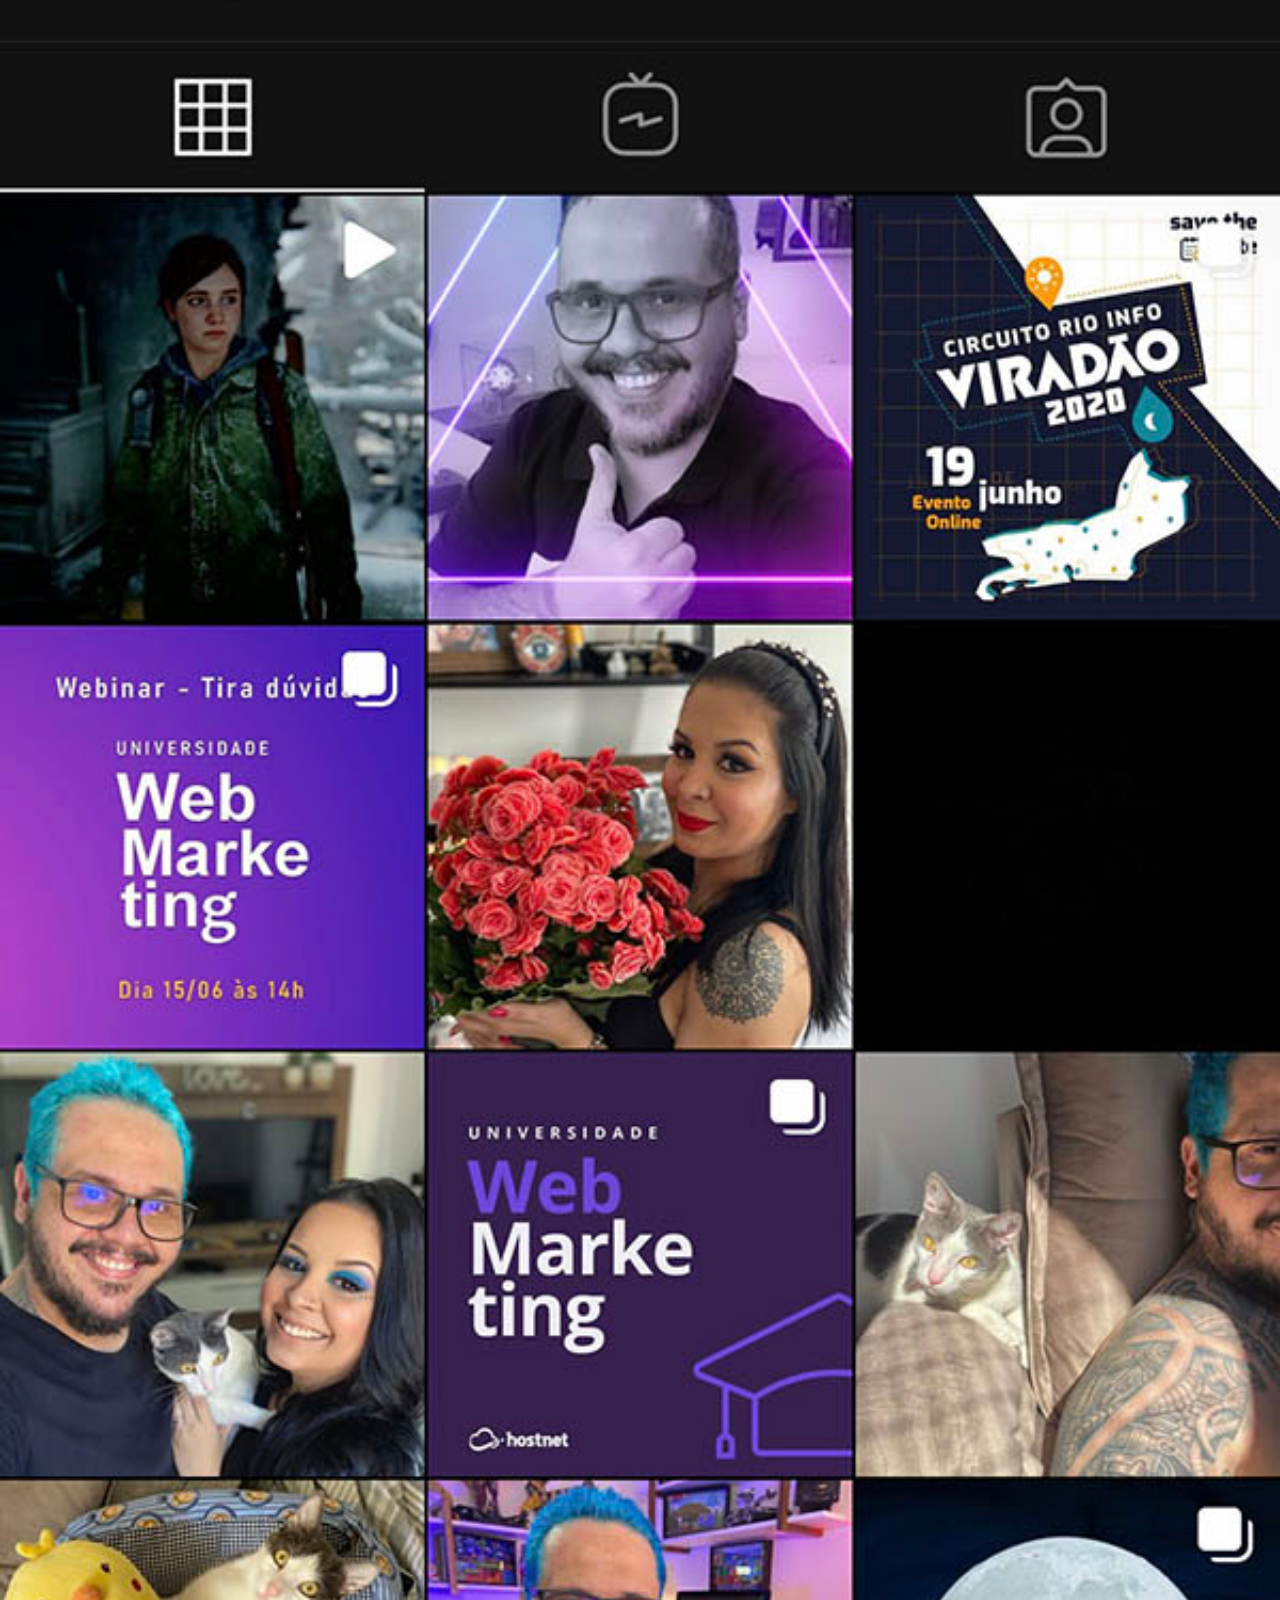
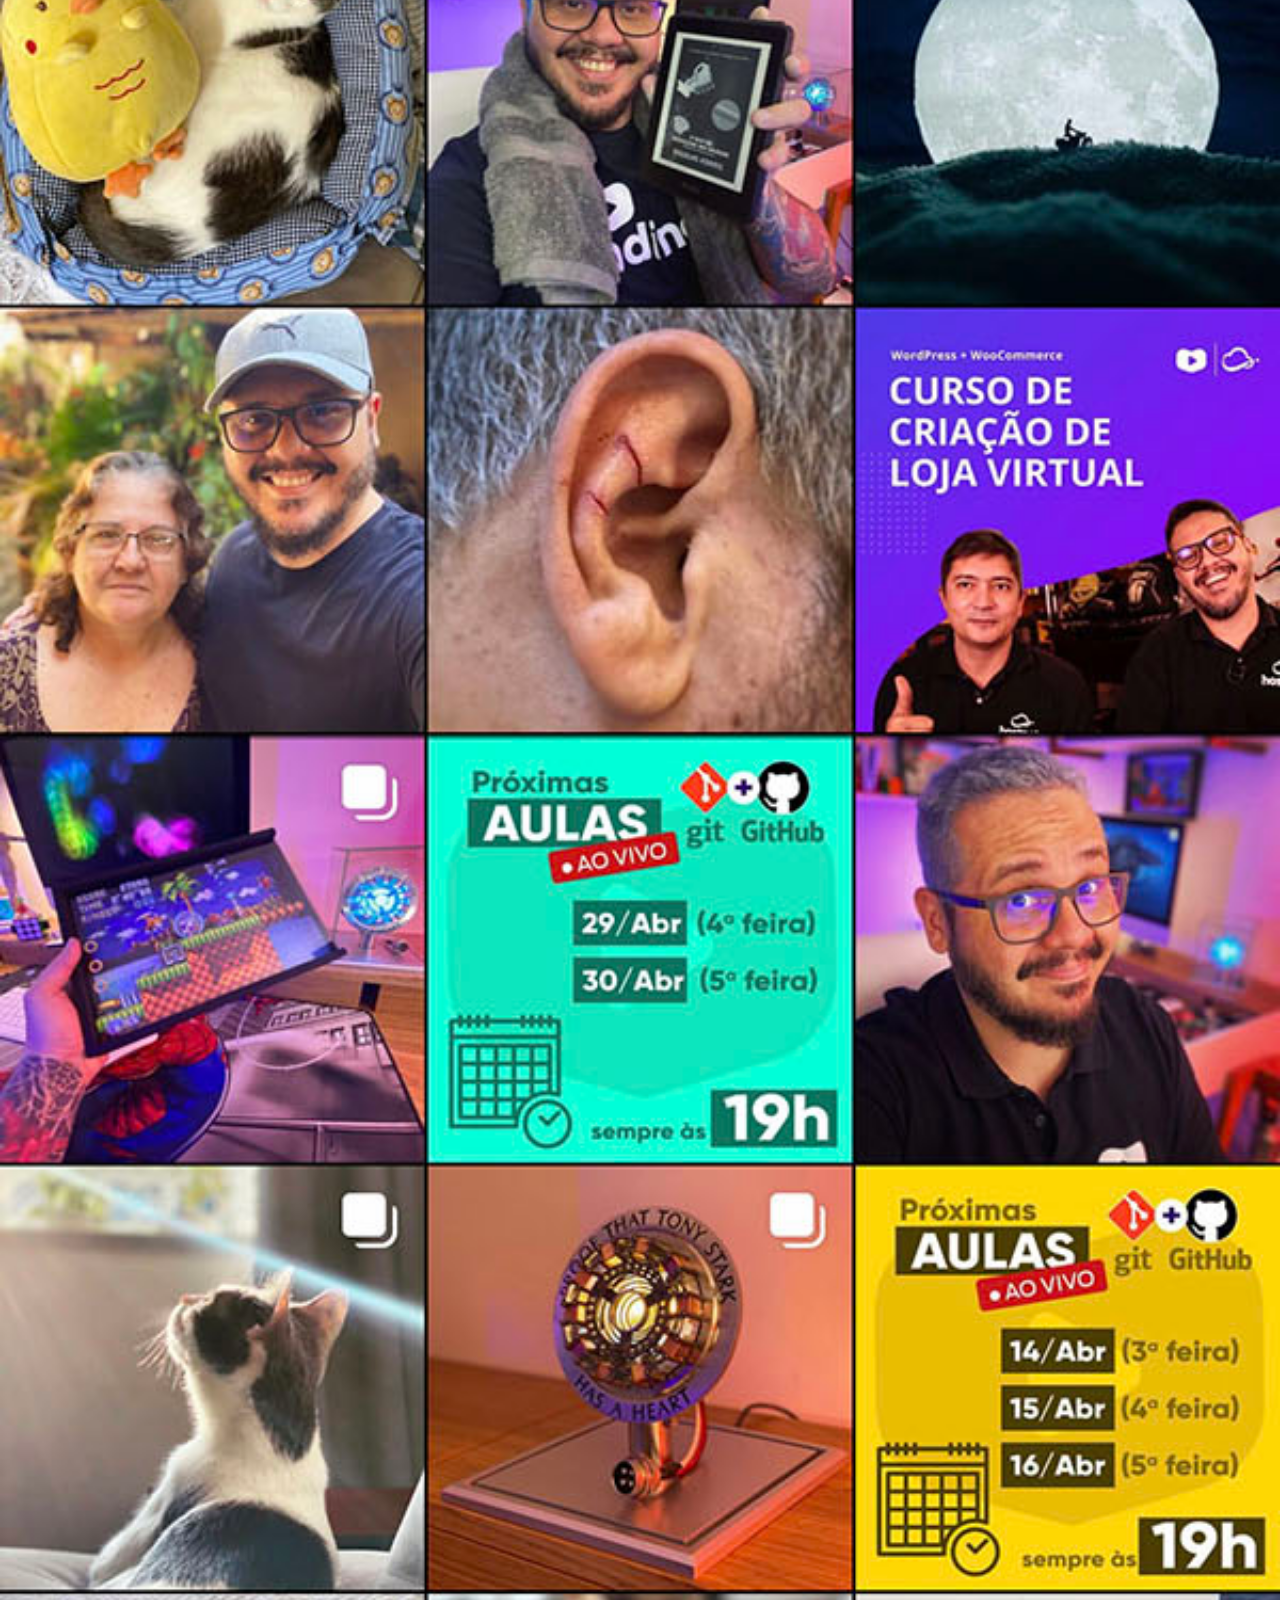
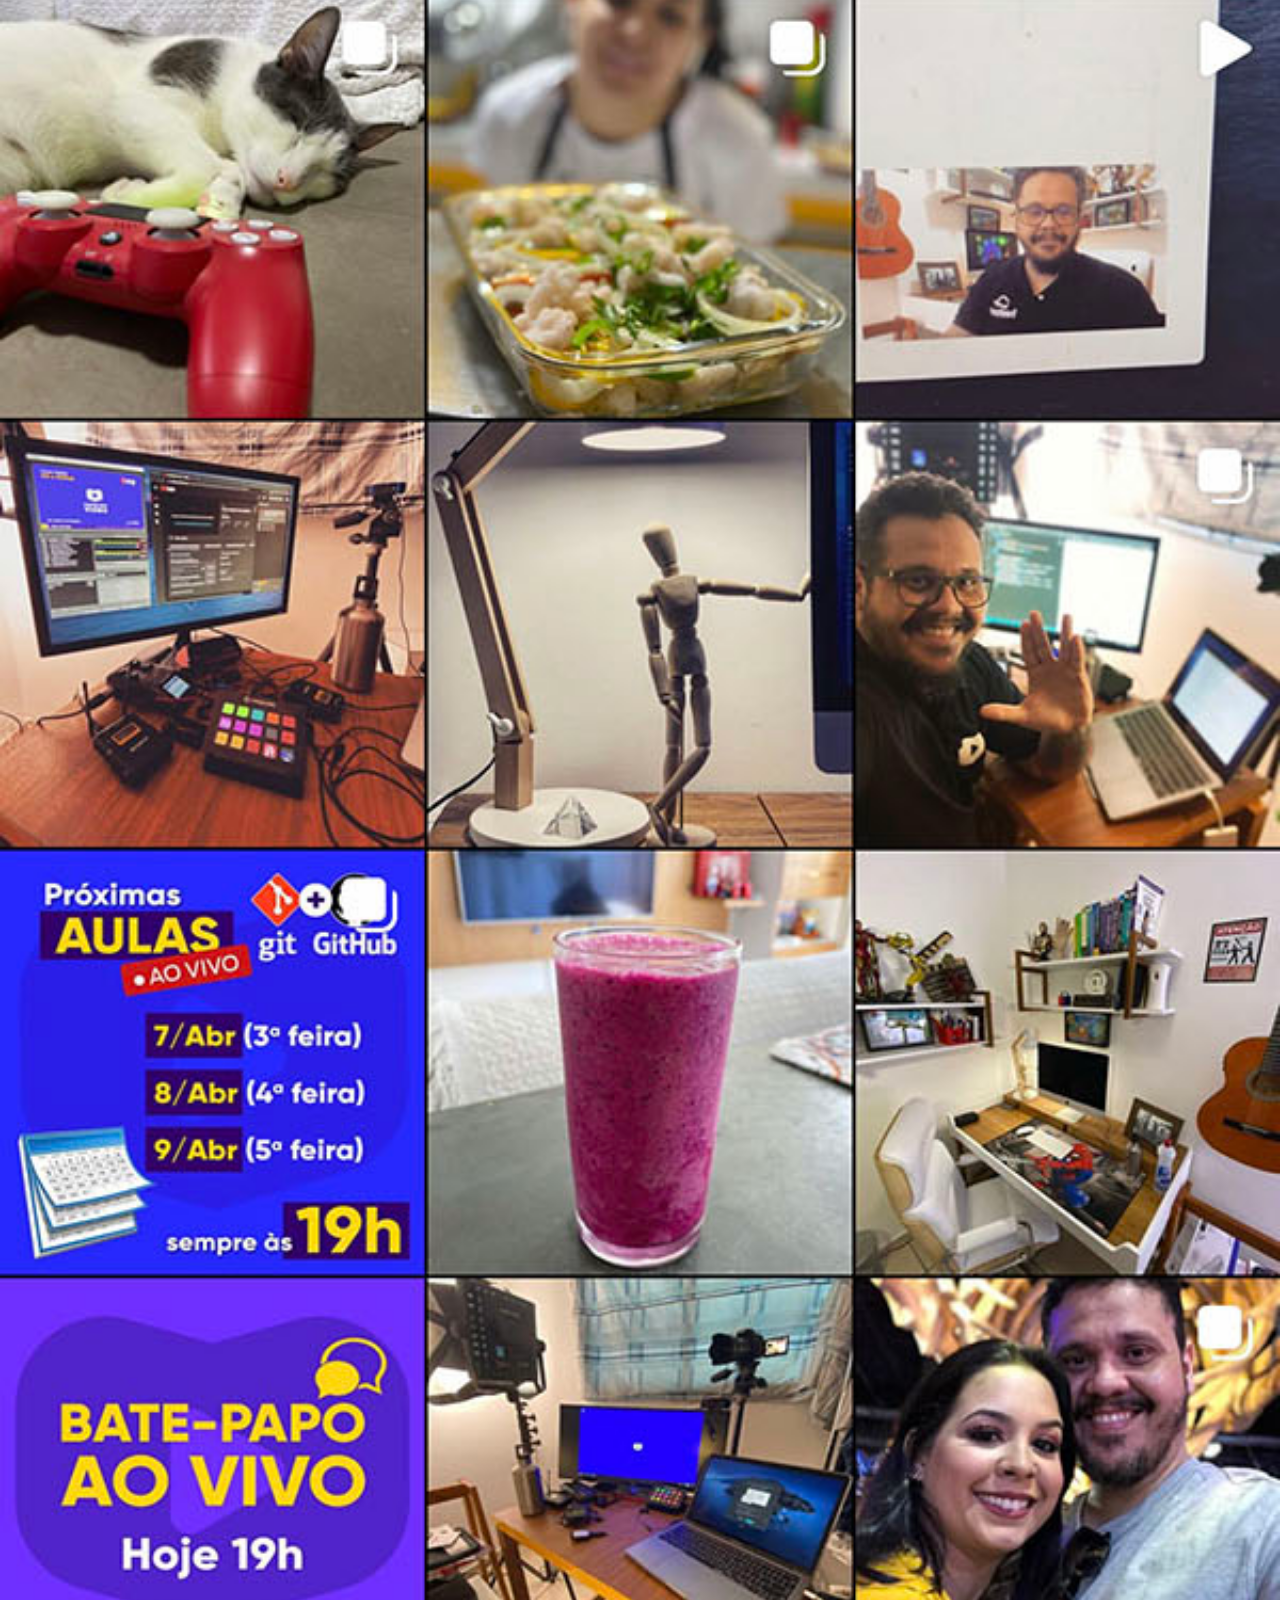
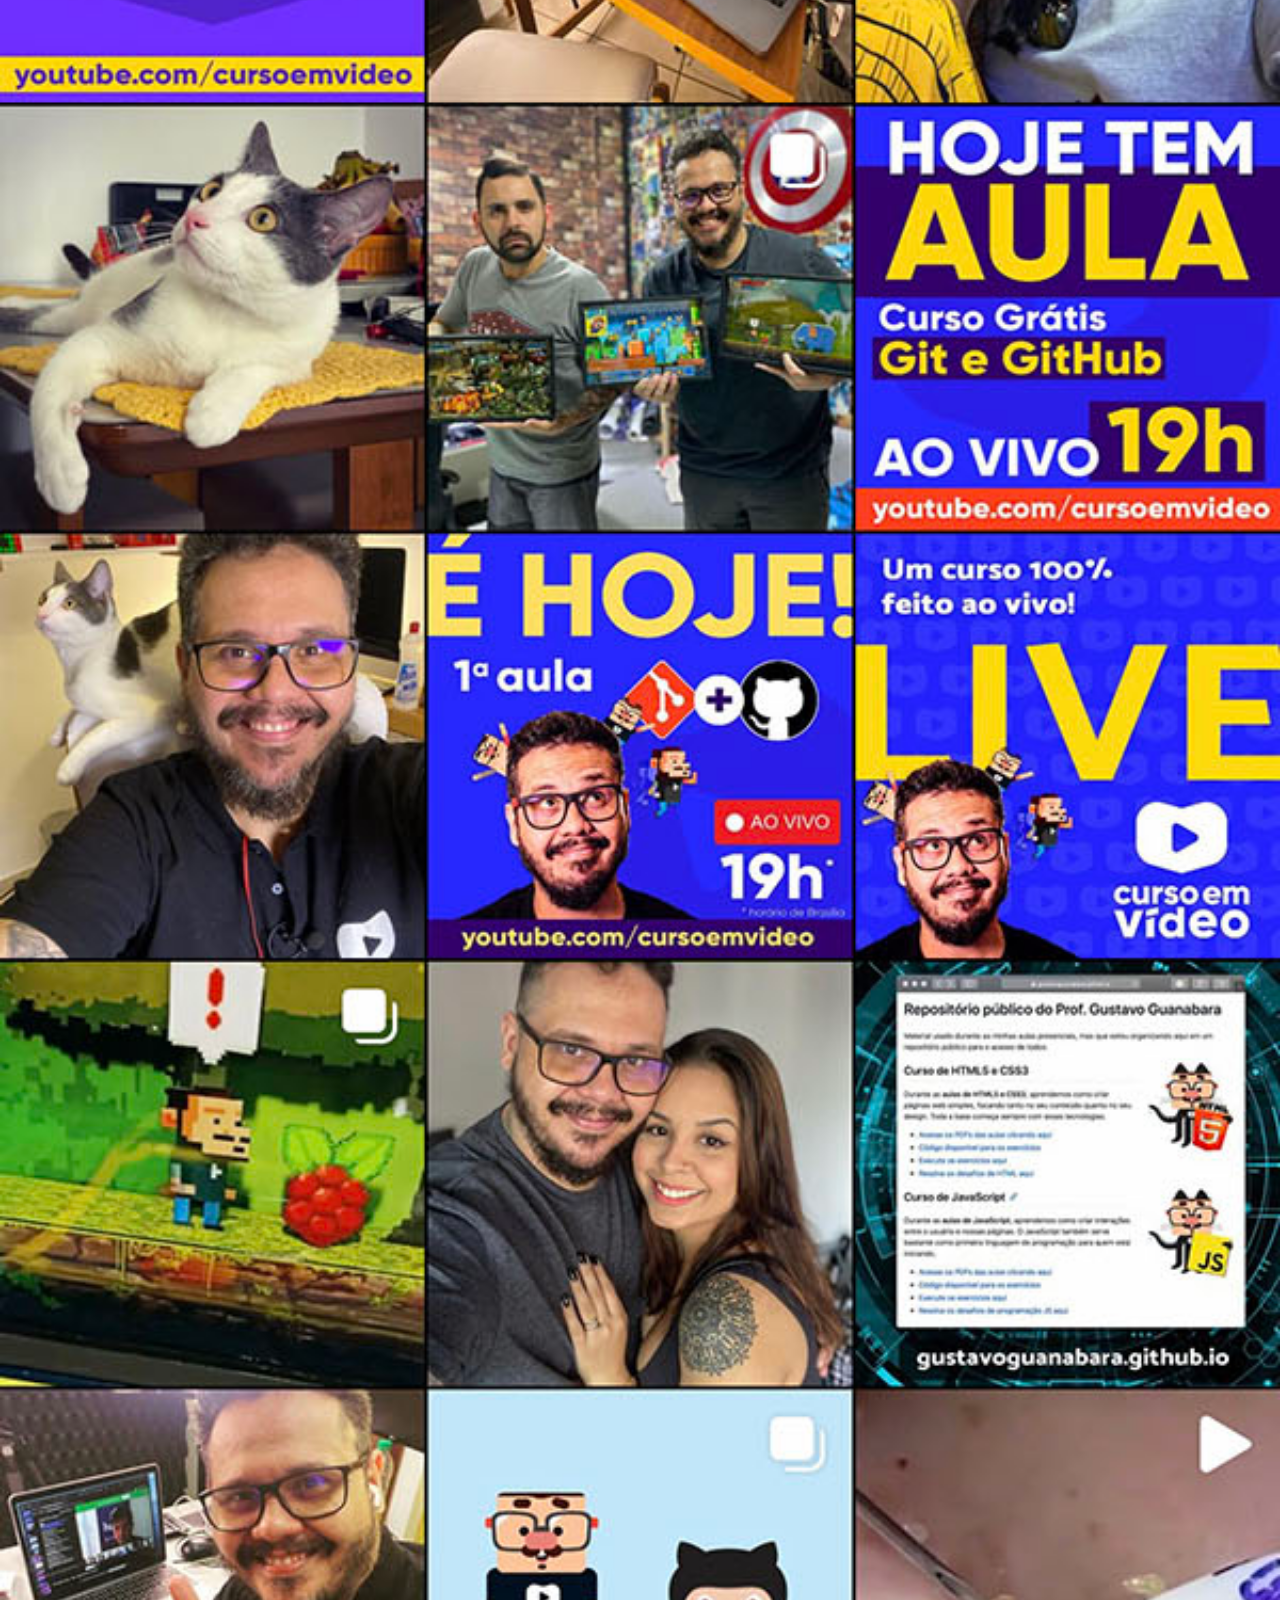
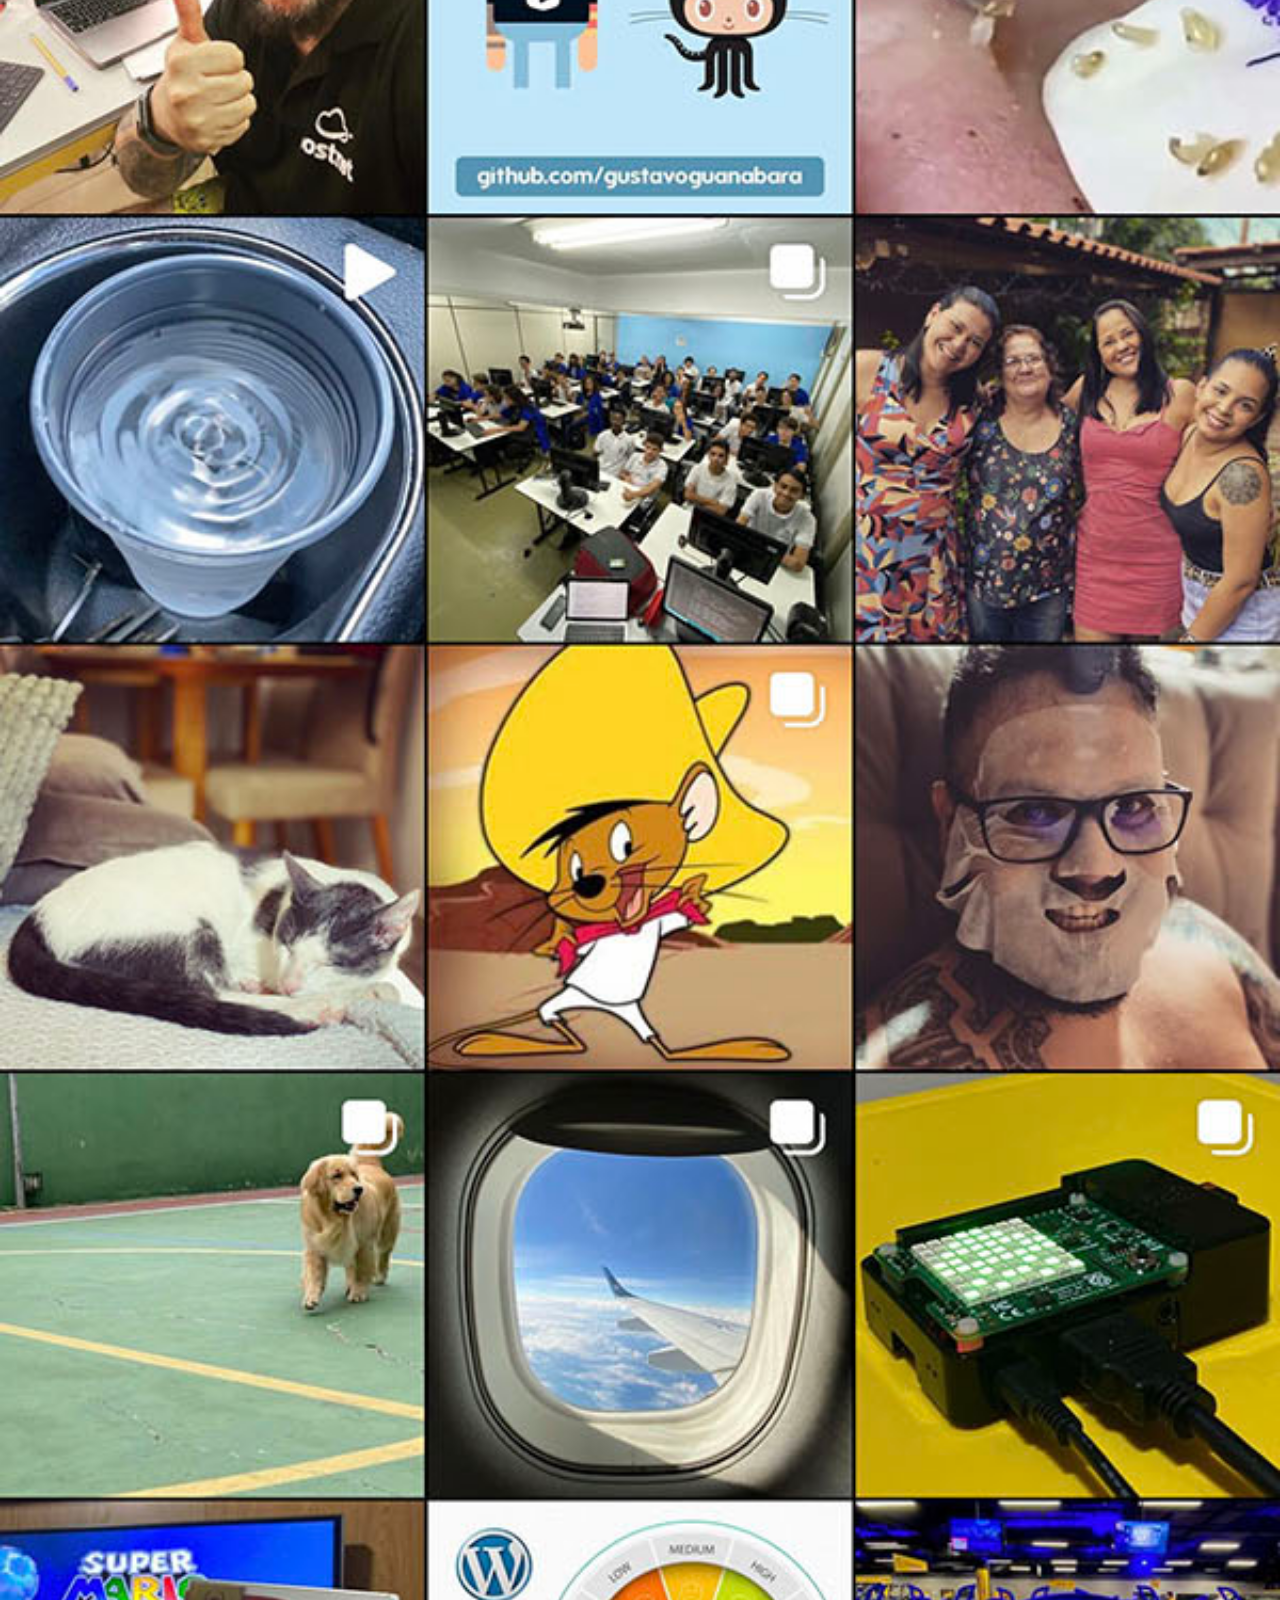
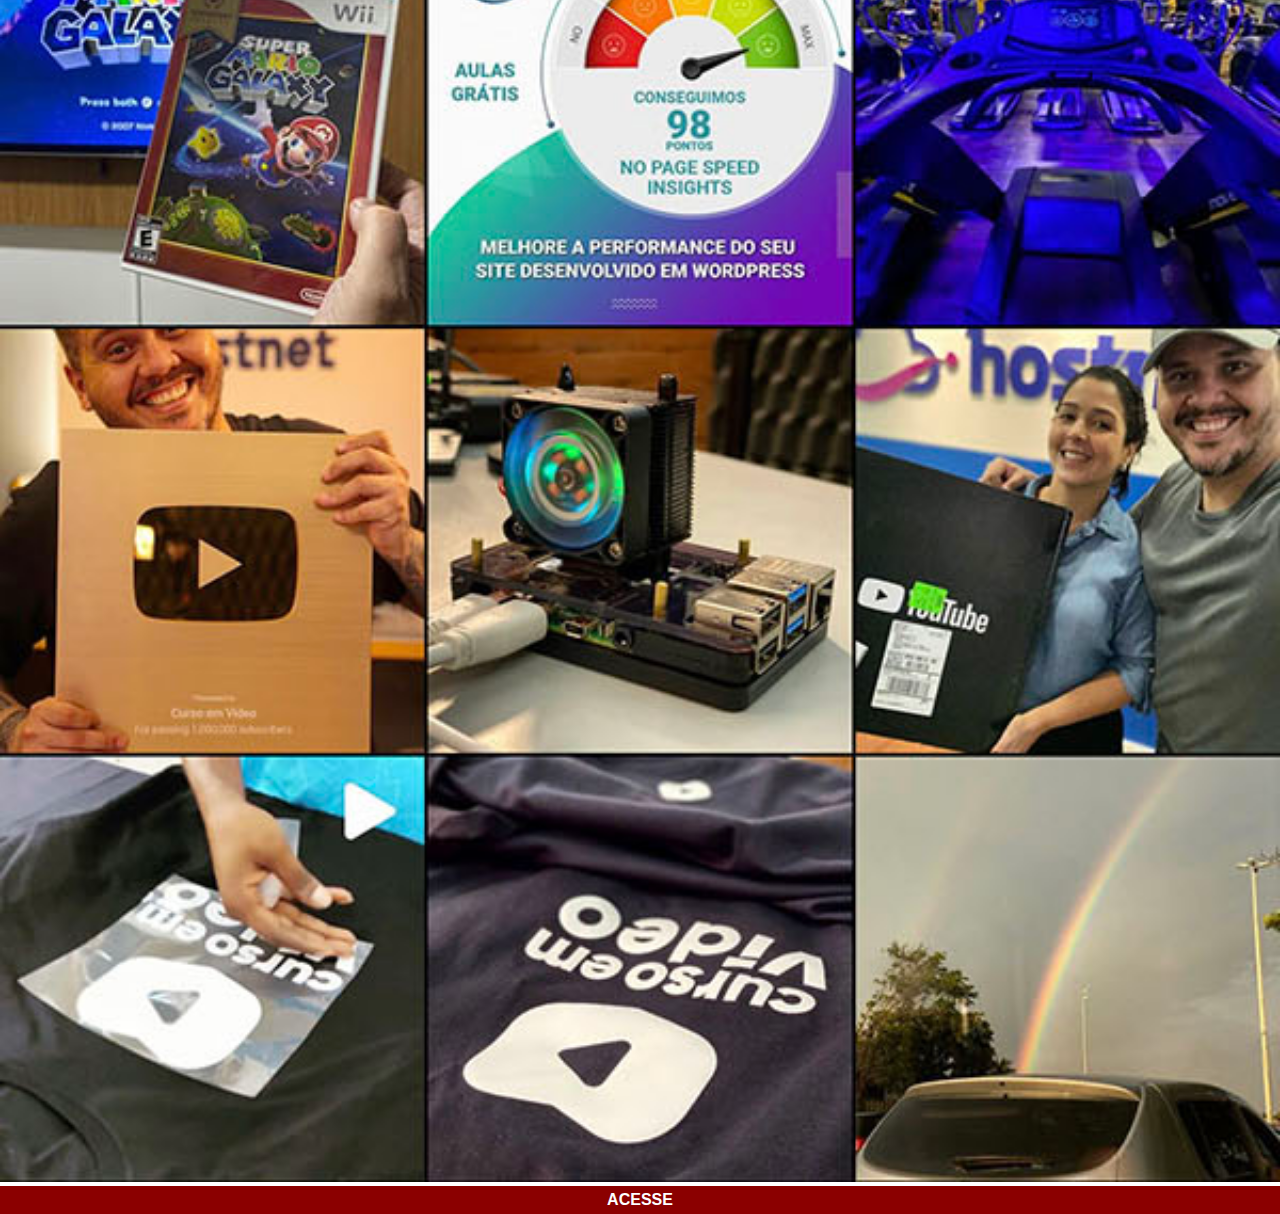
<file: instagram.html>
<!DOCTYPE html>
<html lang="en">
<head>
    <meta charset="UTF-8">
    <meta http-equiv="X-UA-Compatible" content="IE=edge">
    <meta name="viewport" content="width=device-width, initial-scale=1.0">
    <title>Instagram</title>
    <link rel="stylesheet" href="style/style-social.css">
</head>
<body>
    <main>
        <img src="imagens/tela-instagram.jpg" alt="Instagram">
    </main>
    <footer>
        <p><a href="https://www.instagram.com/gustavoguanabara/" target="_blank">ACESSE</a></p>
    </footer>
</body>
</html>
</file>
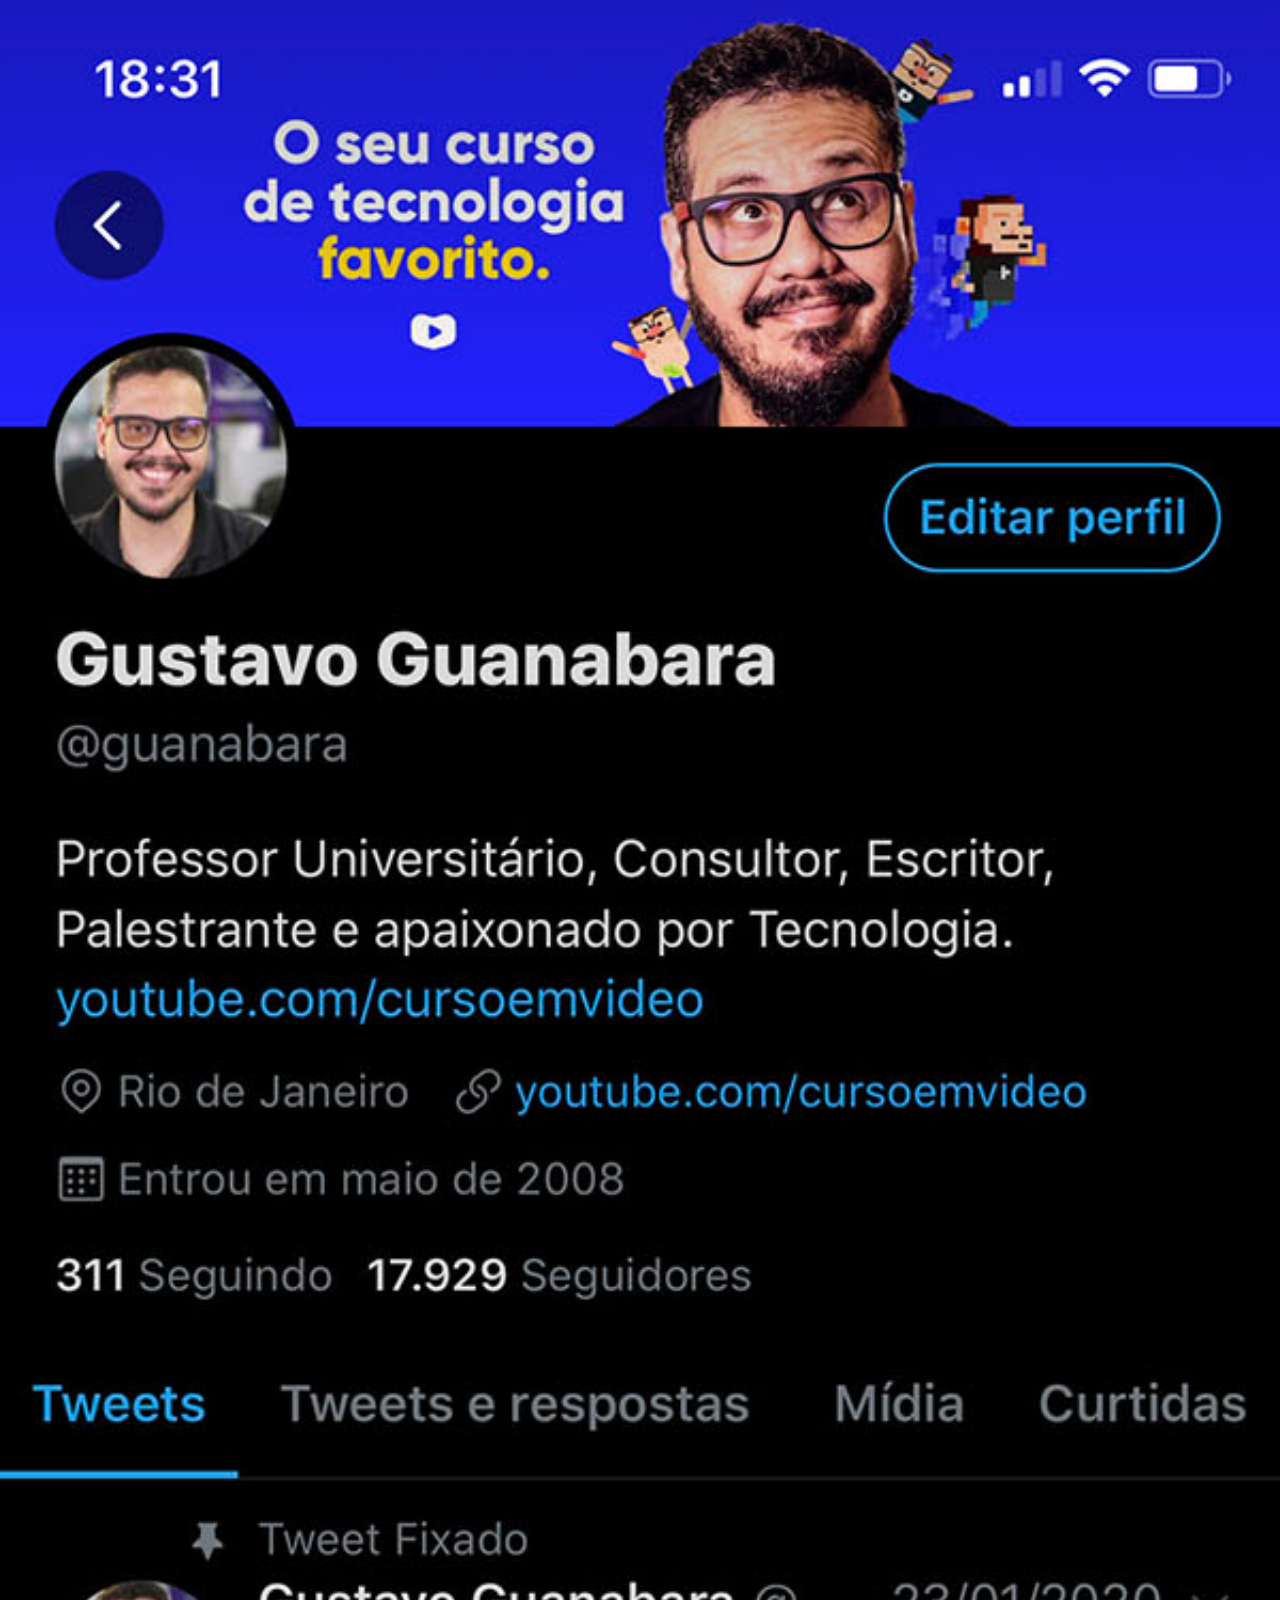
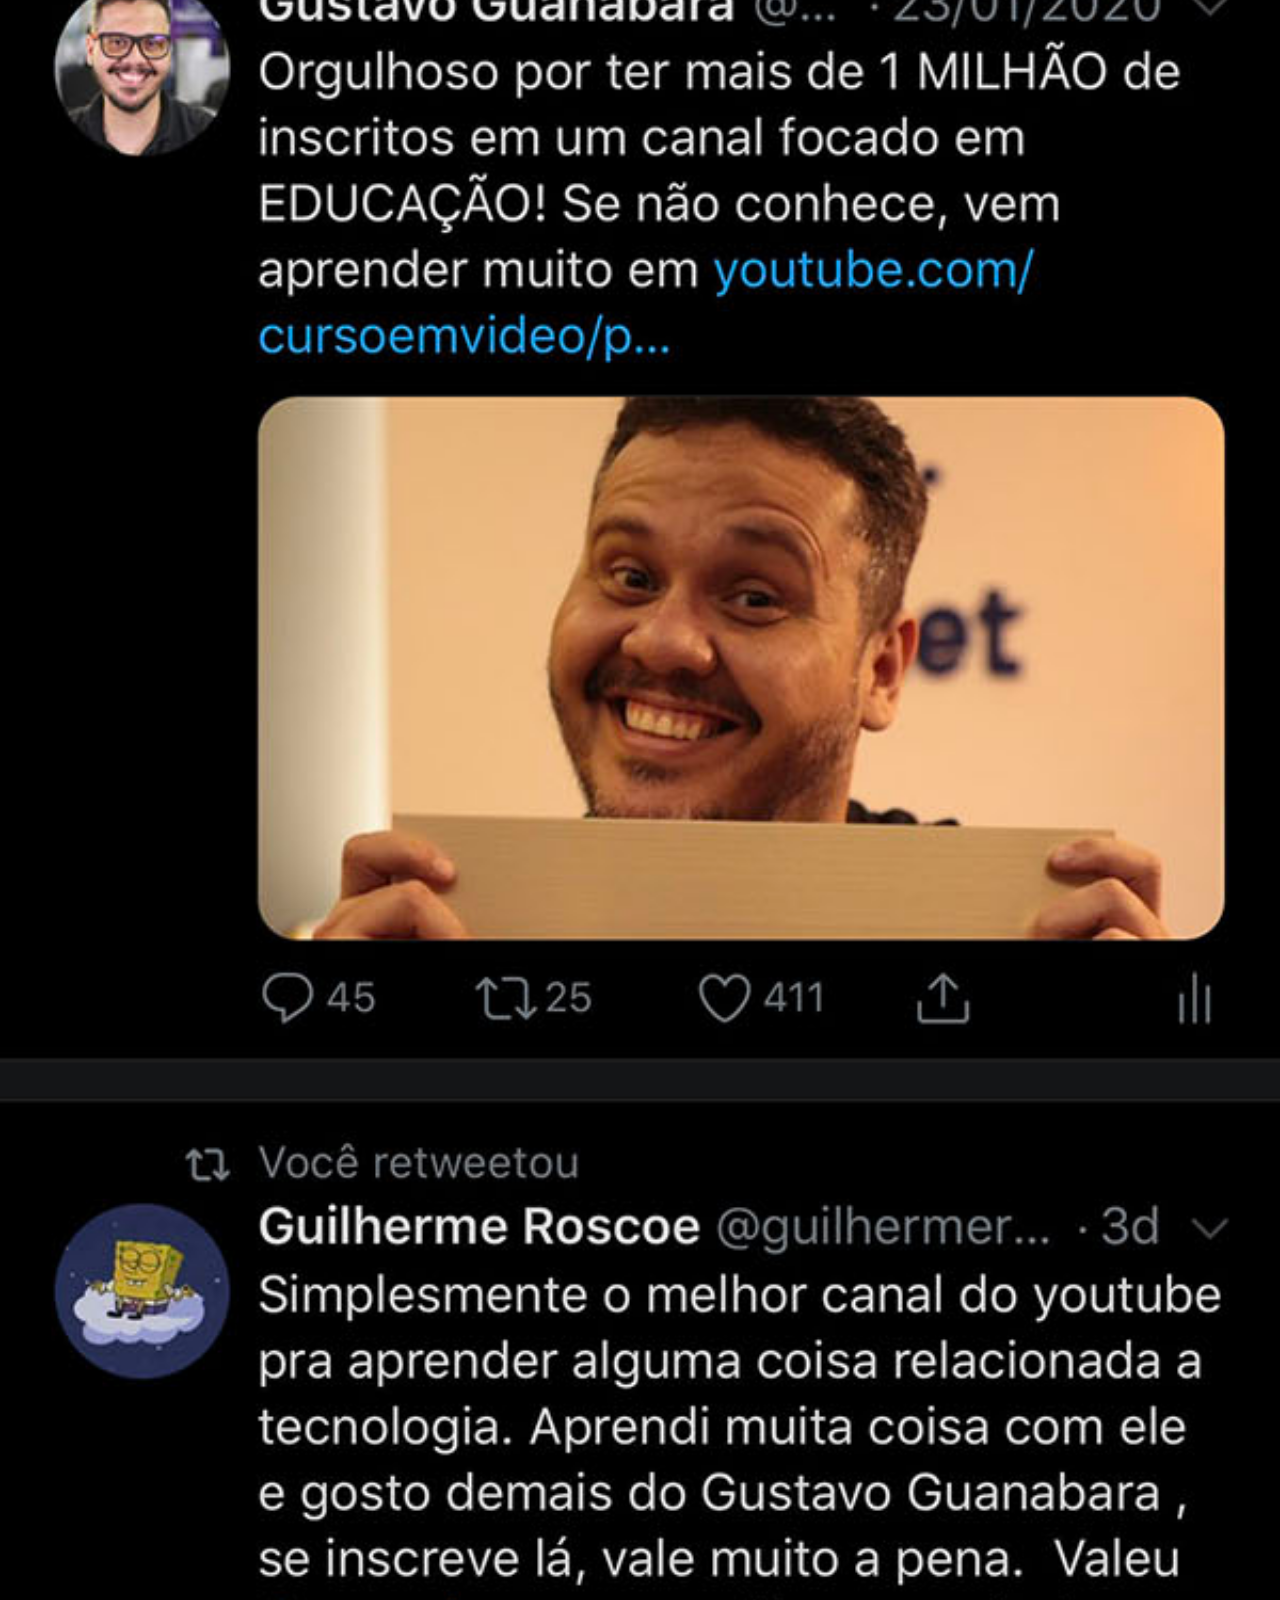
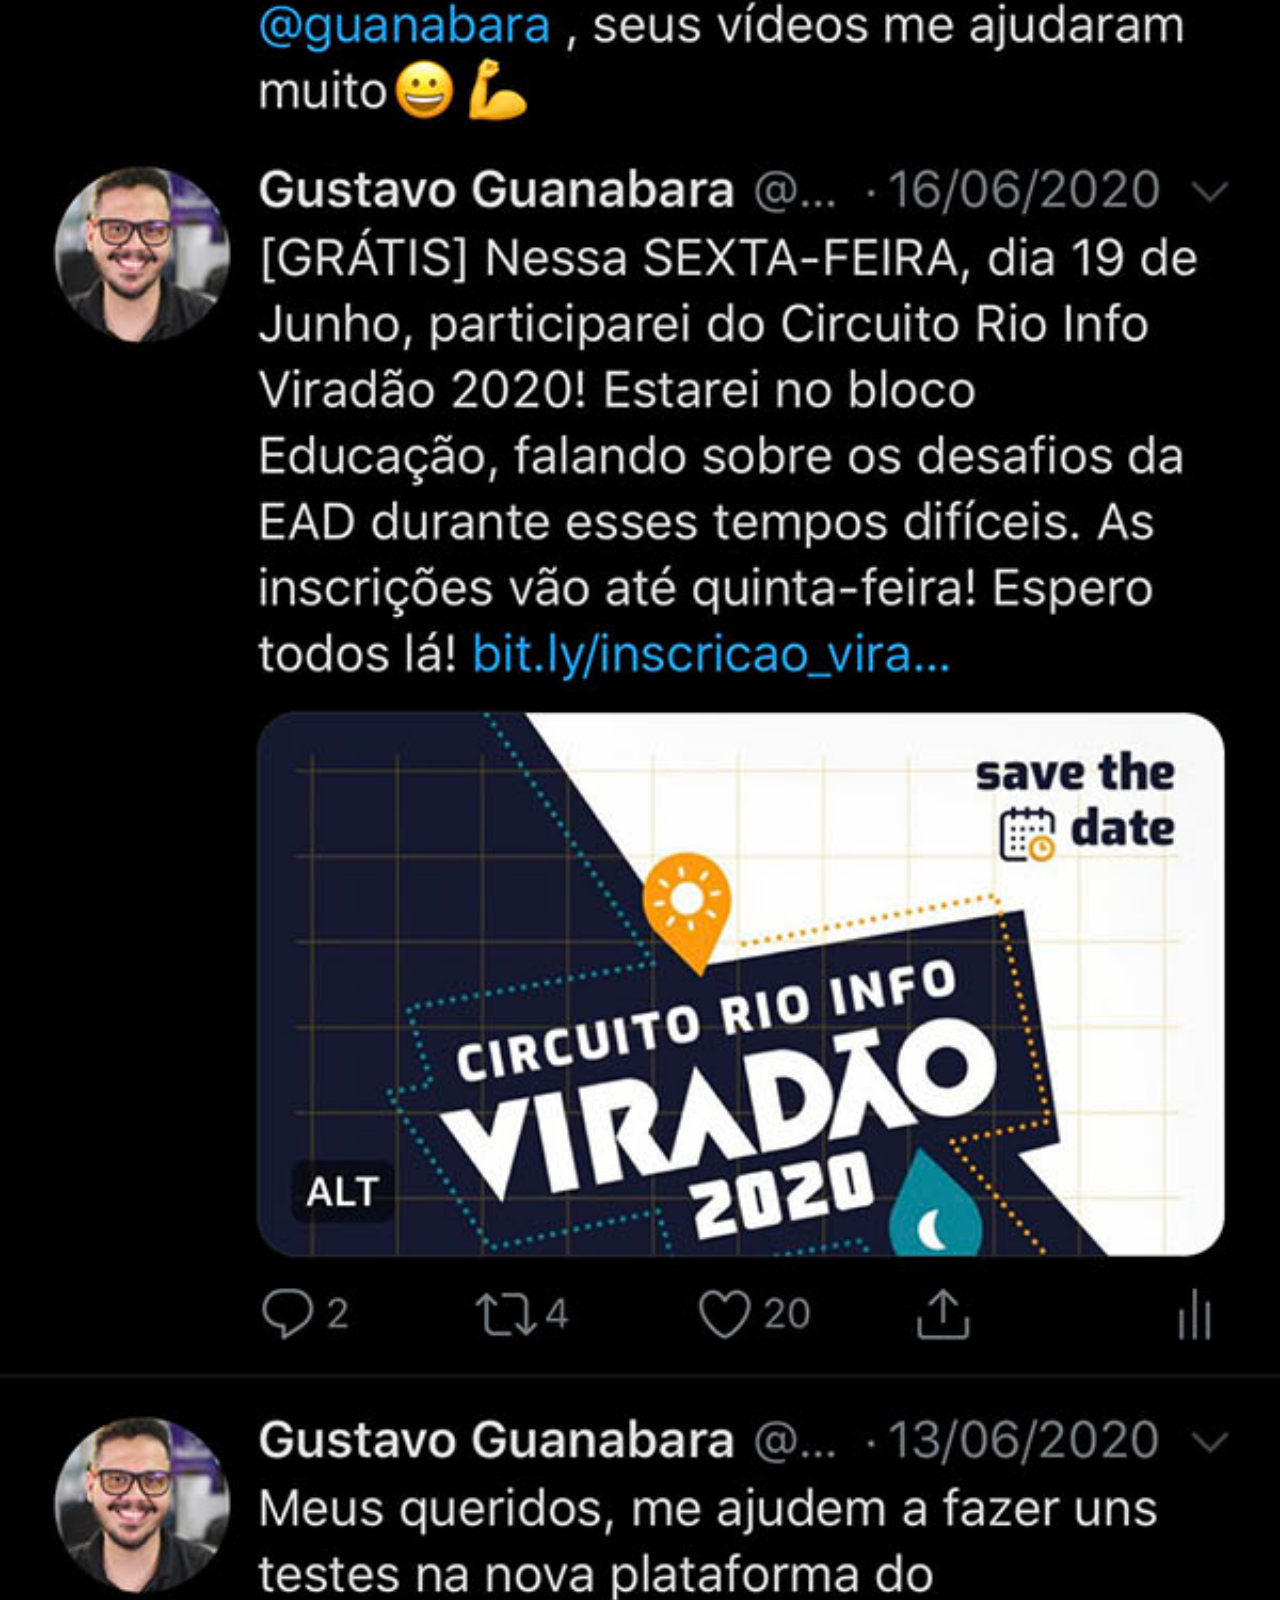
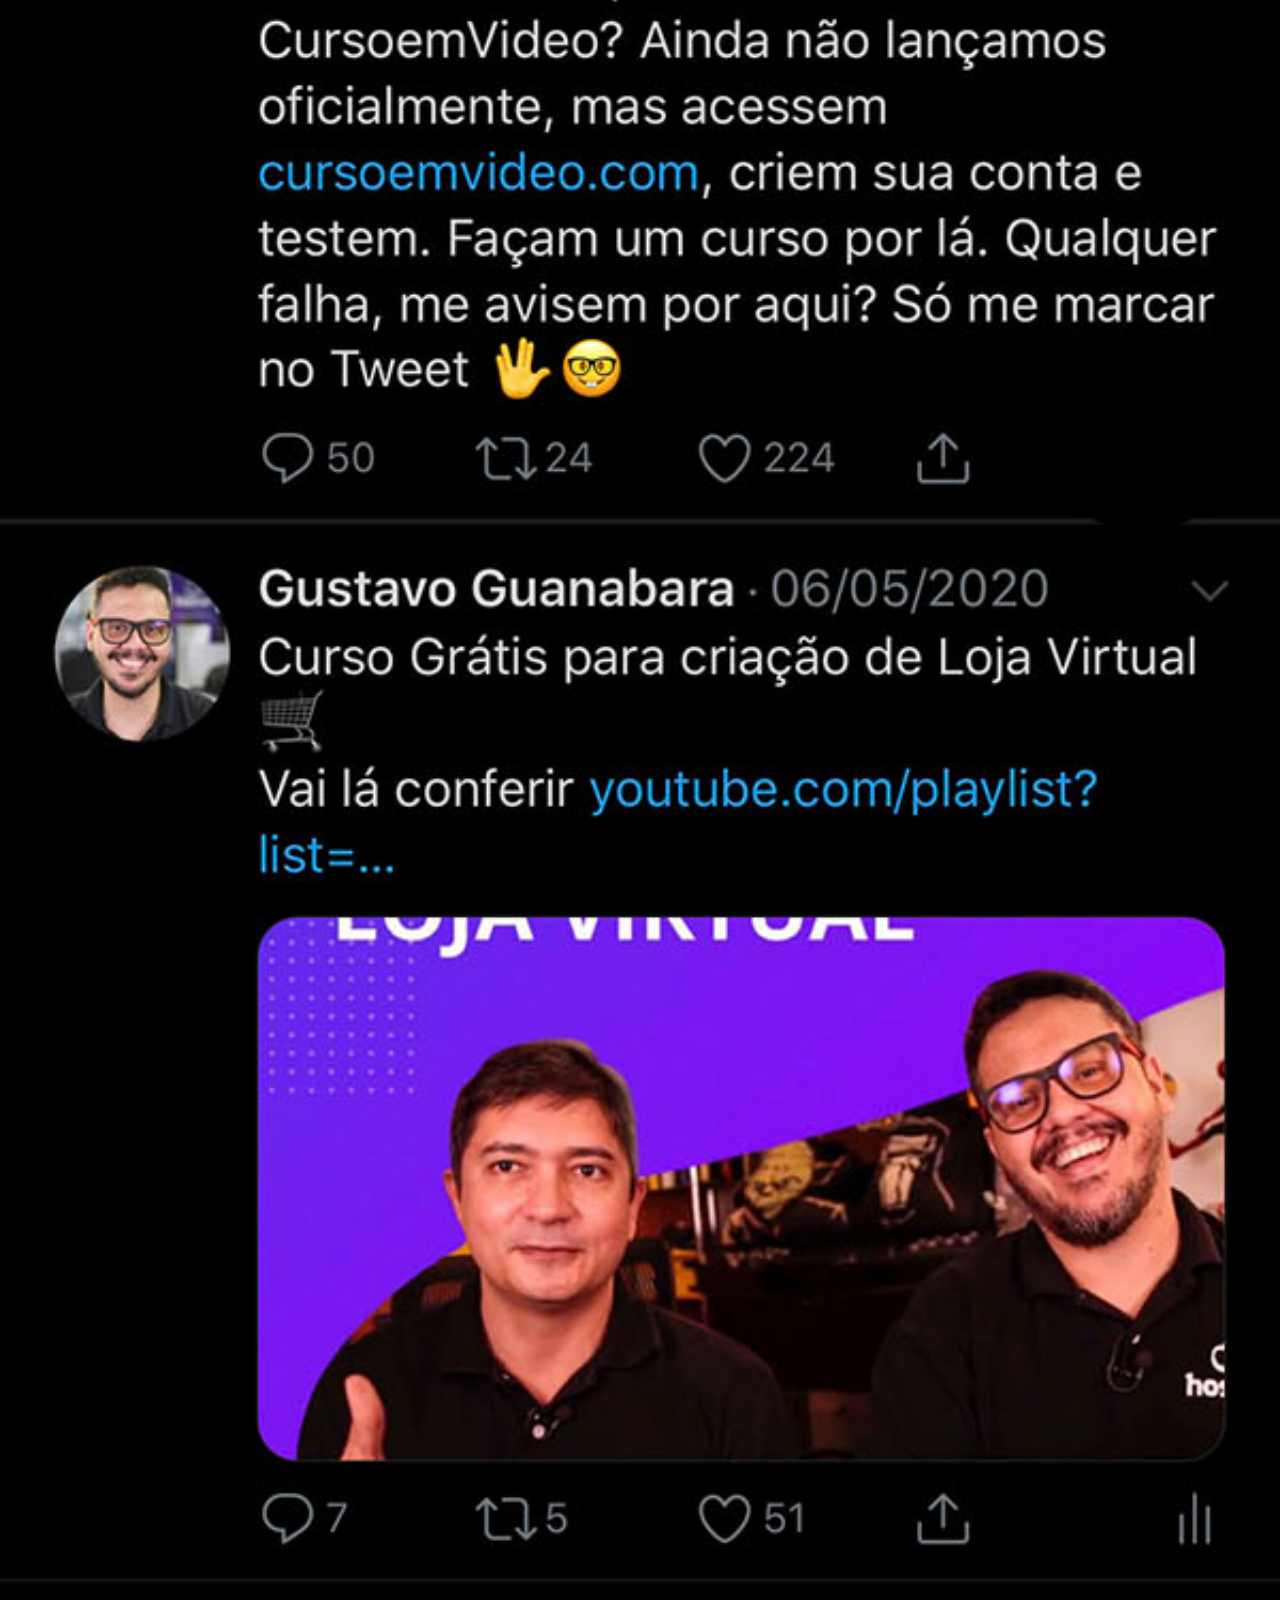
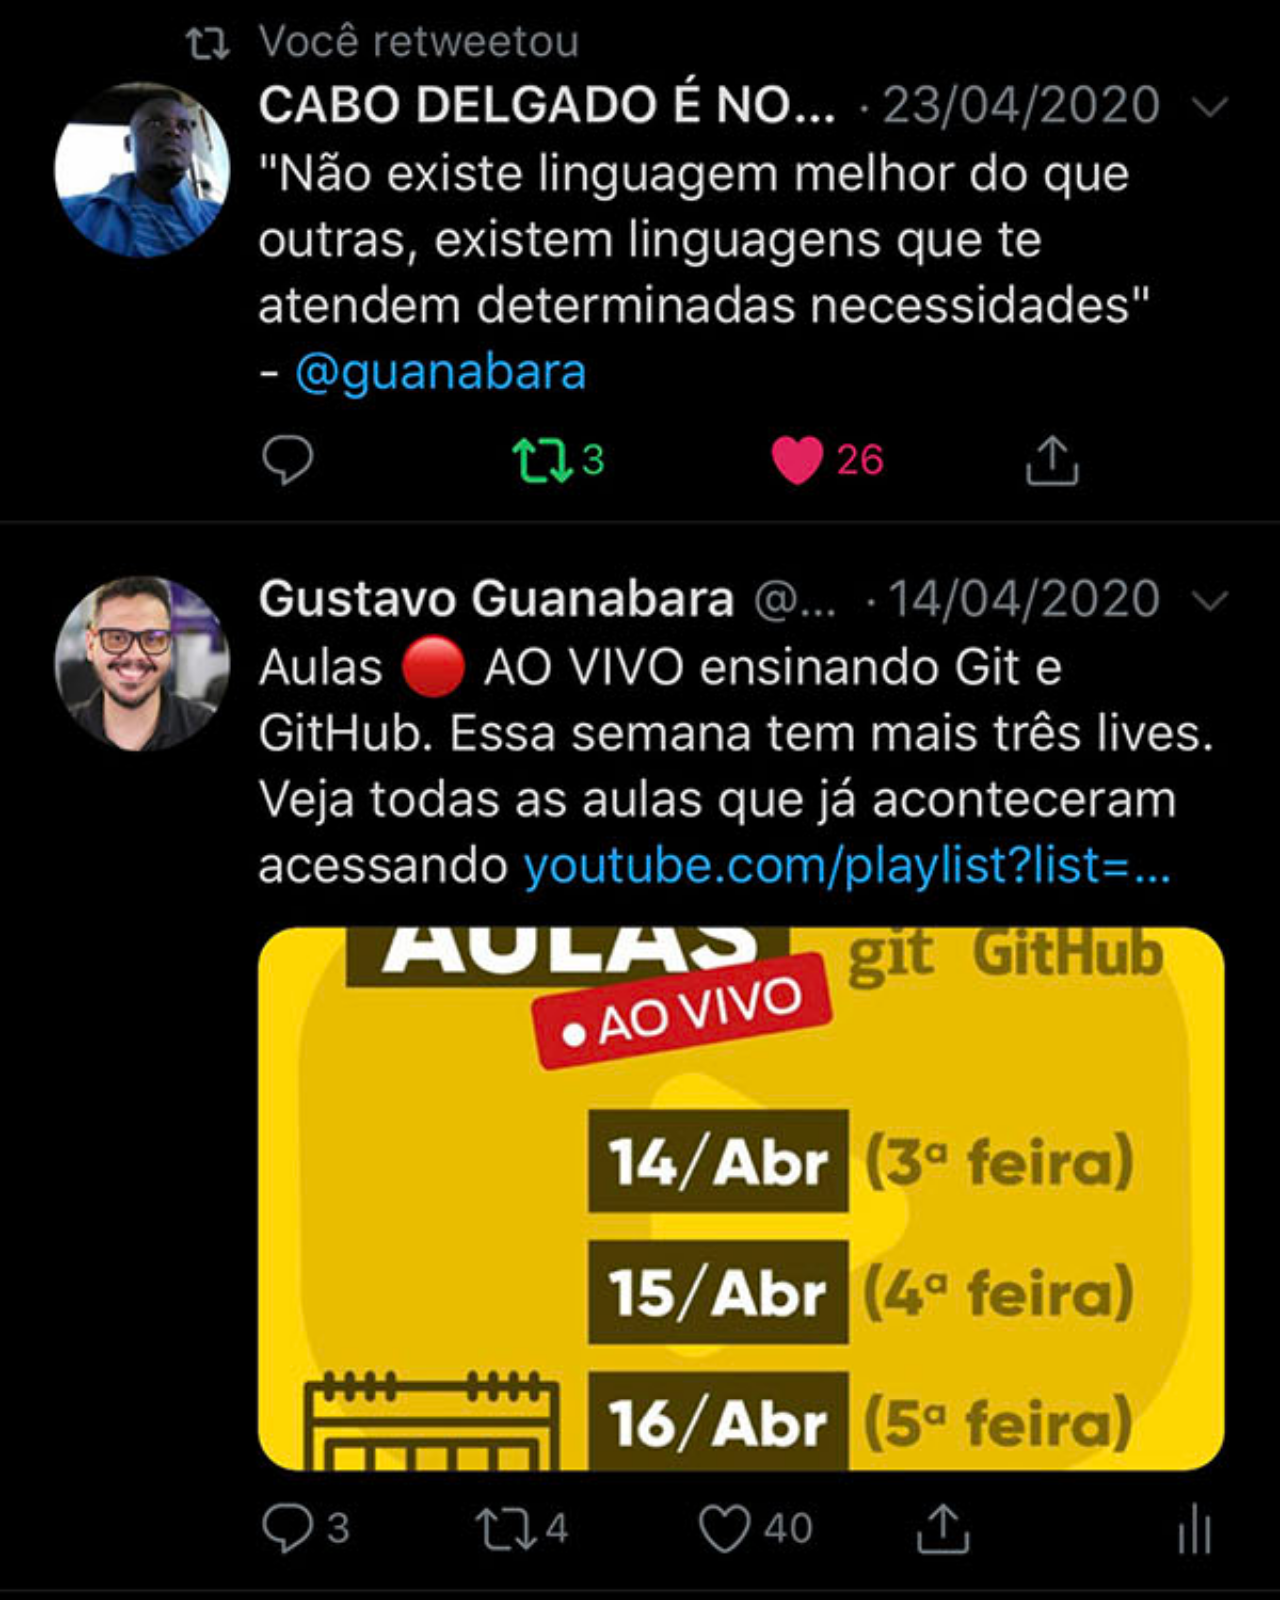
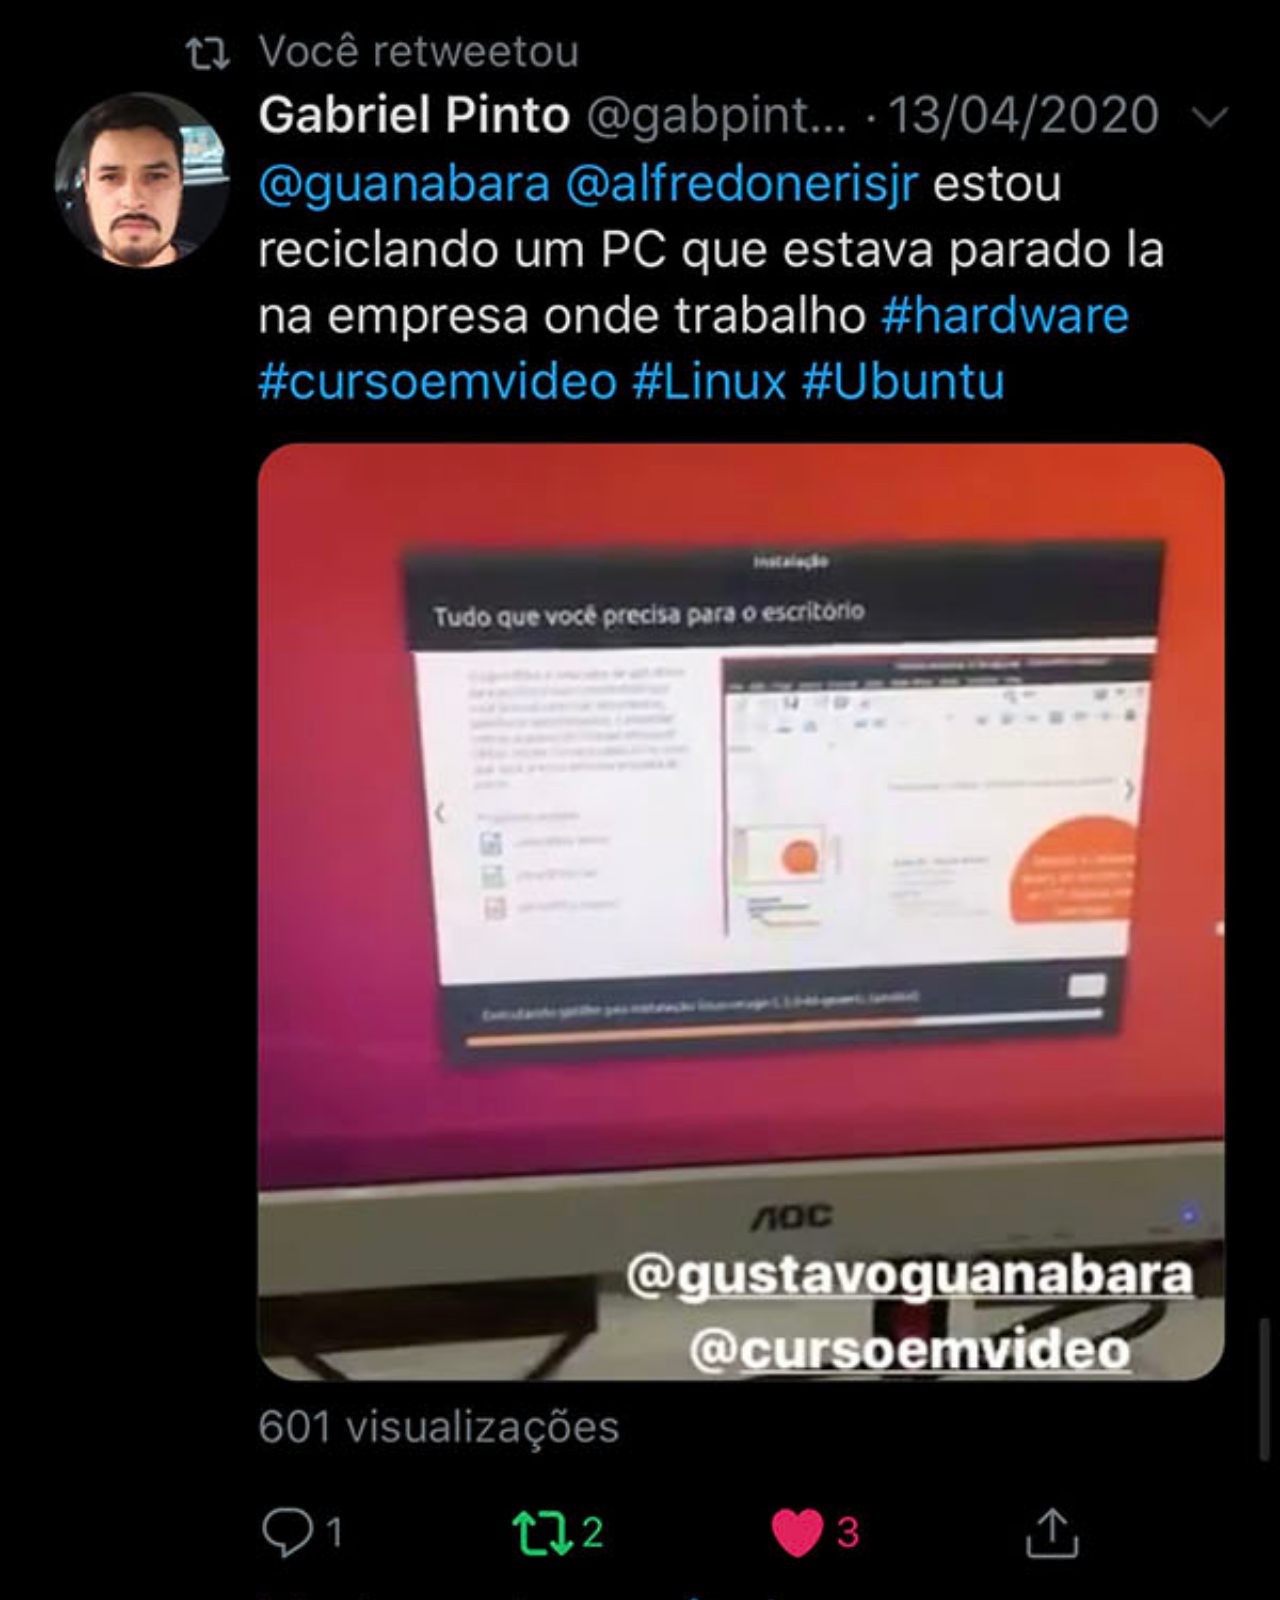
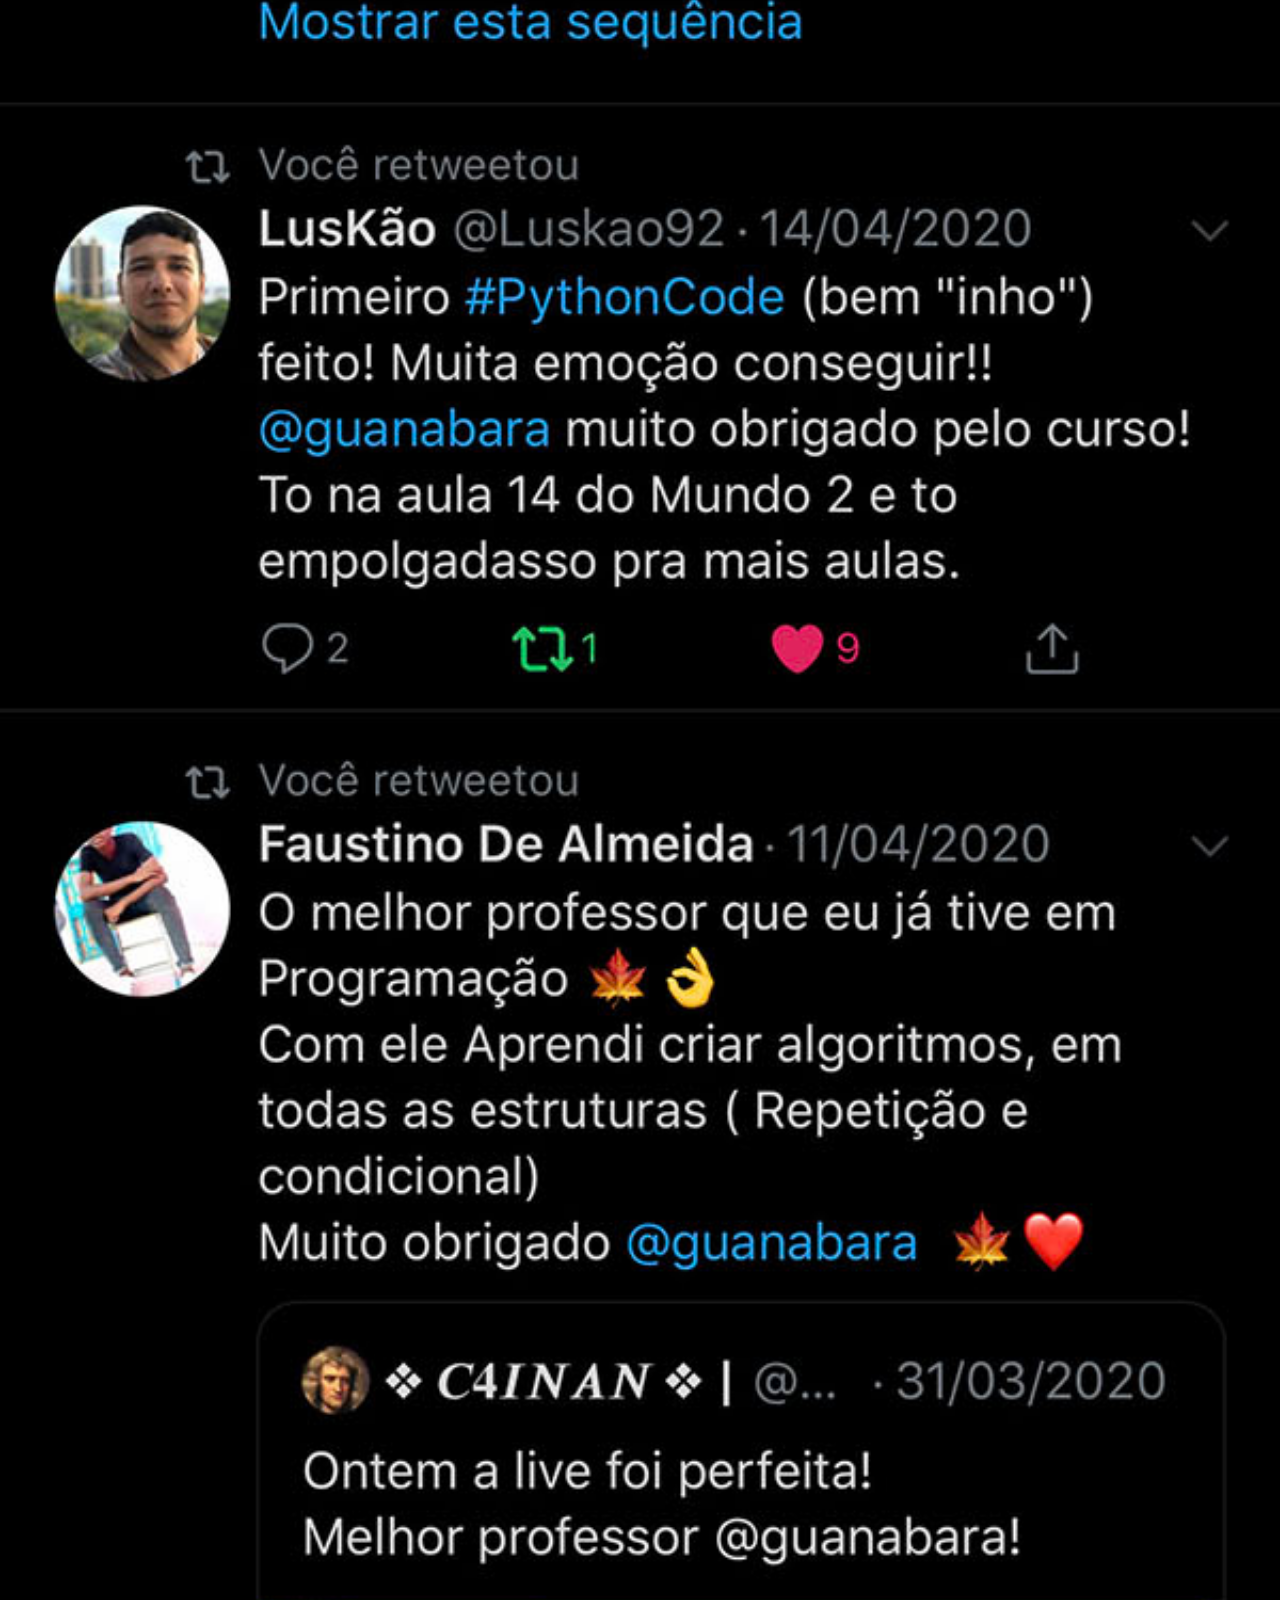
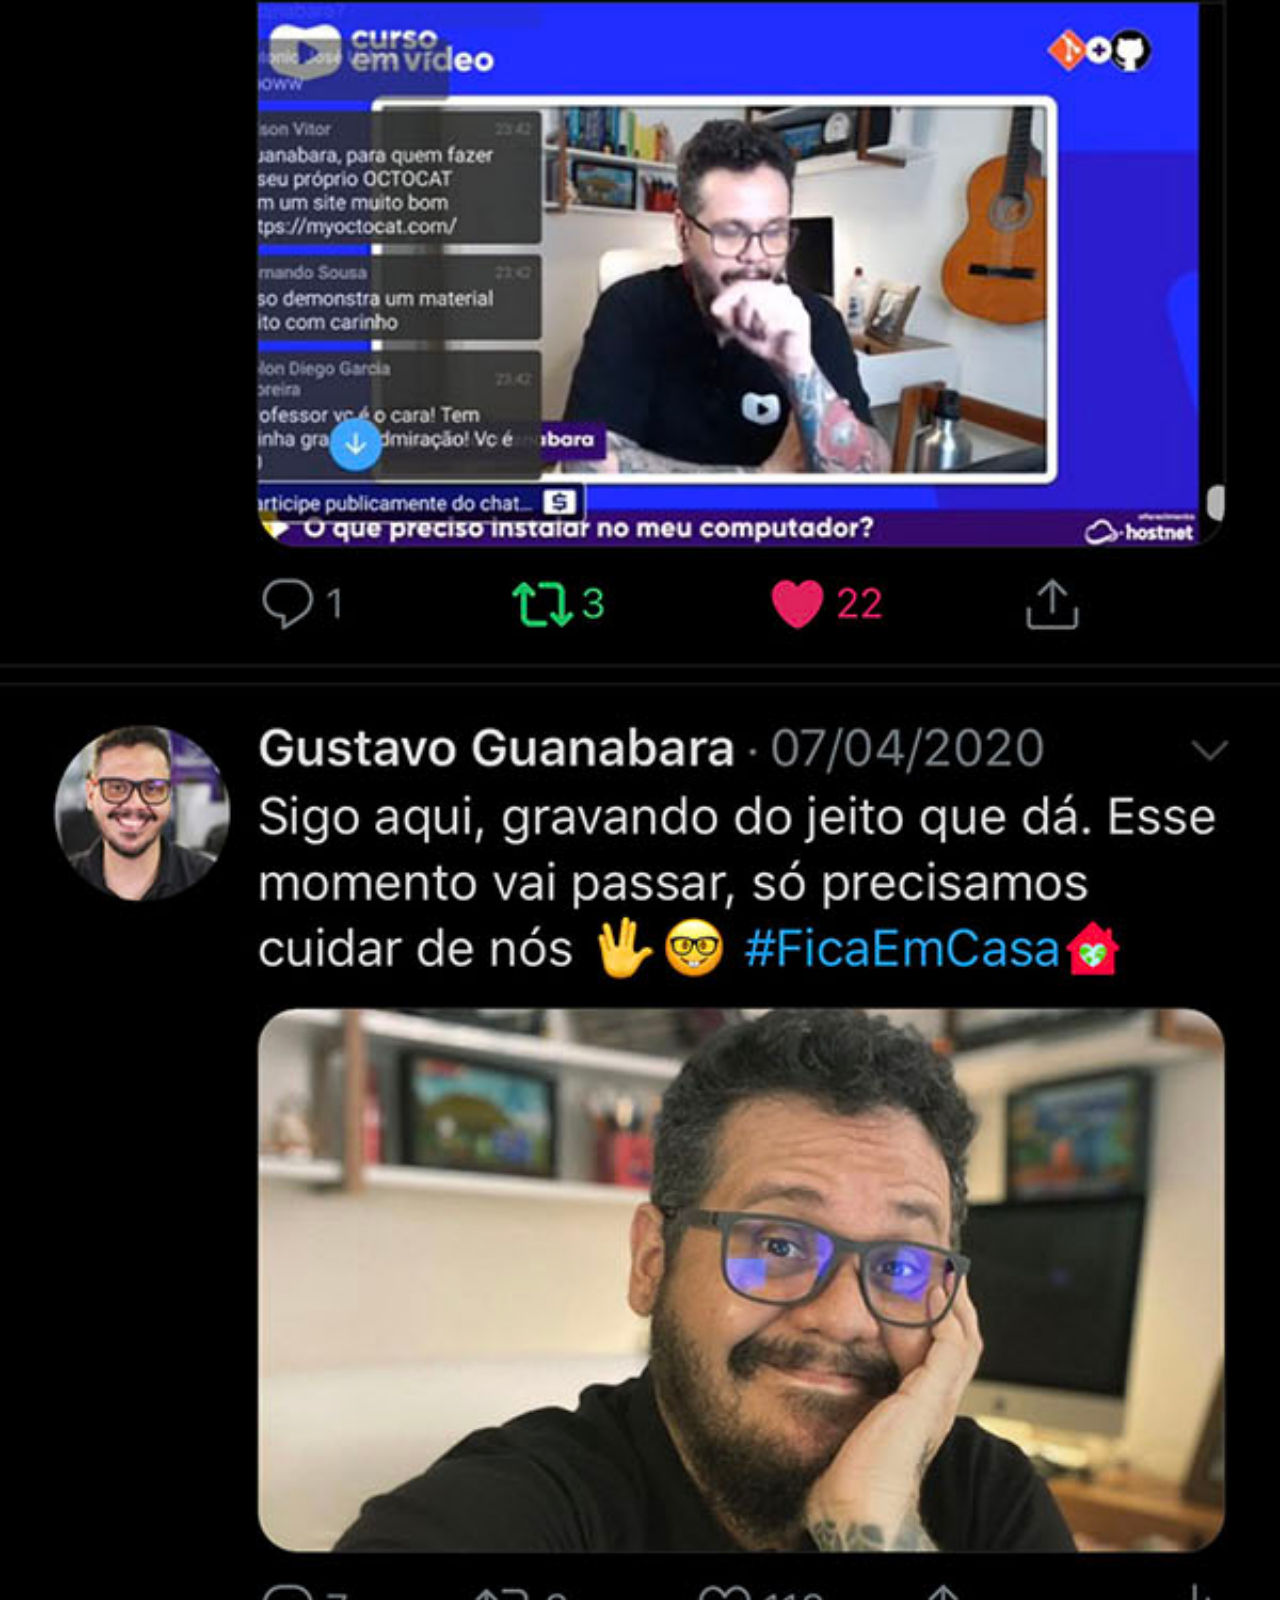
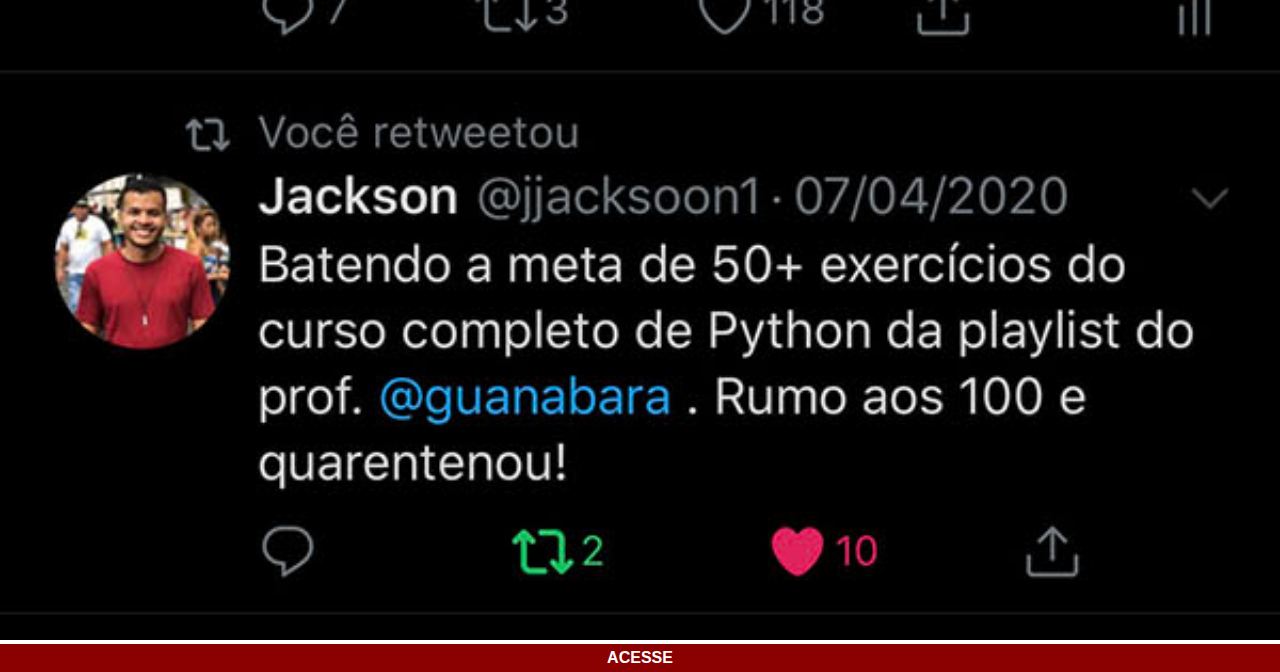
<file: twitter.html>
<!DOCTYPE html>
<html lang="en">
<head>
    <meta charset="UTF-8">
    <meta http-equiv="X-UA-Compatible" content="IE=edge">
    <meta name="viewport" content="width=device-width, initial-scale=1.0">
    <title>Twitter</title>
    <link rel="stylesheet" href="style/style-social.css">
</head>
<body>
    <main>
        <img src="imagens/tela-twitter.jpg" alt="Twitter">
    </main>
    <footer>
        <p><a href="" target="_blank">ACESSE</a></p>
    </footer>
</body>
</html>
</file>
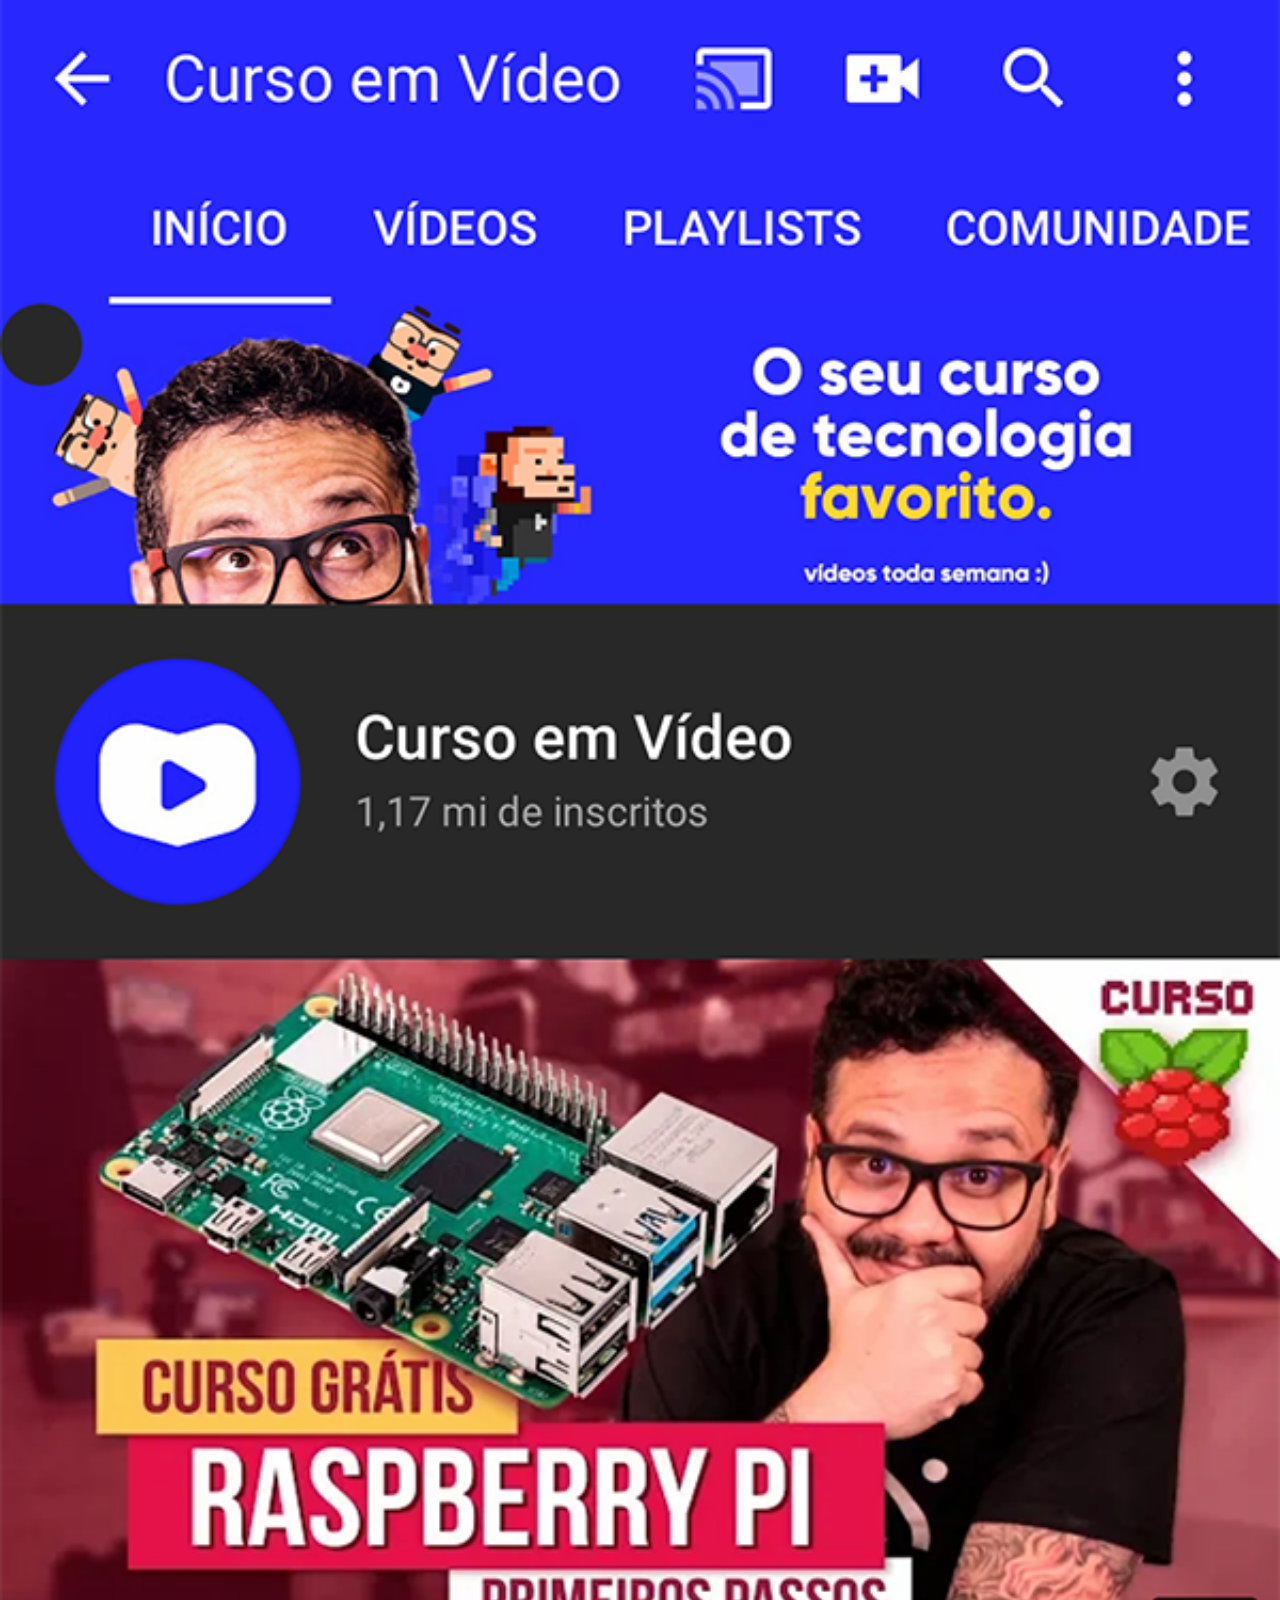
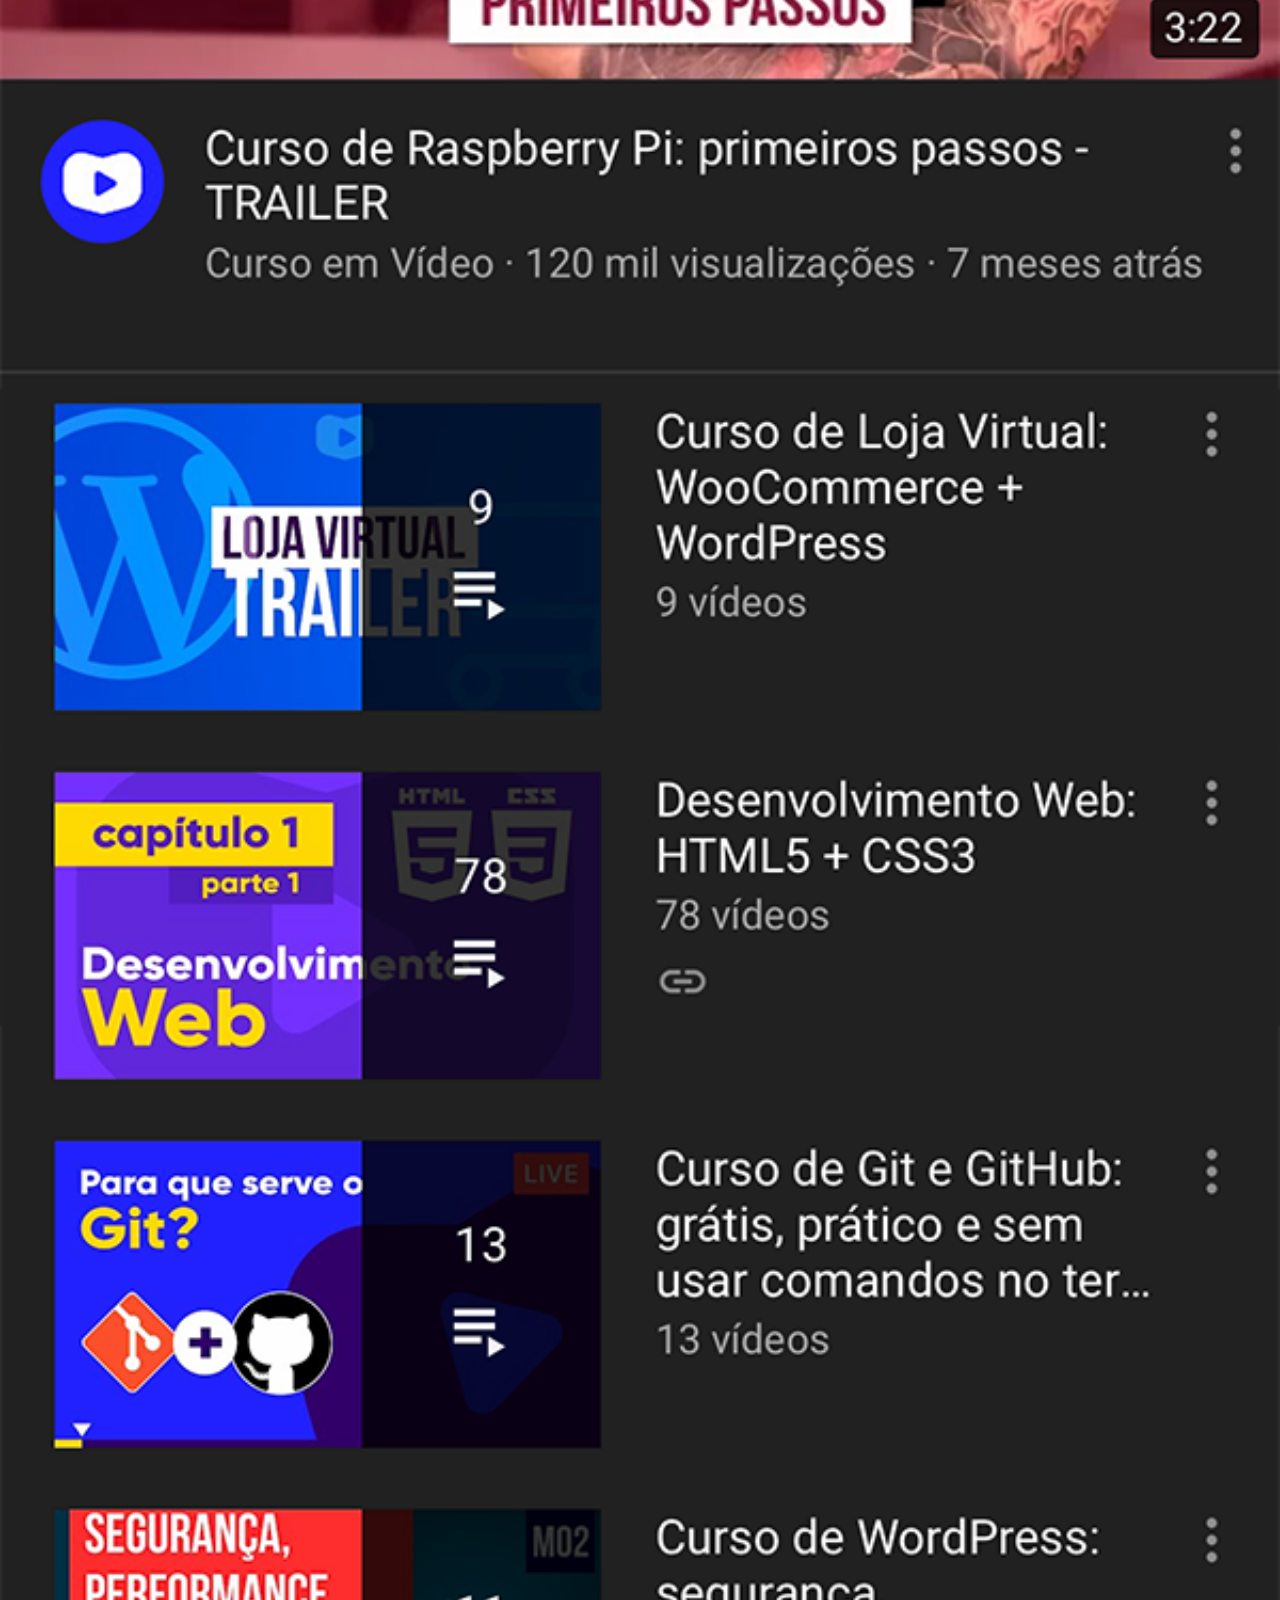
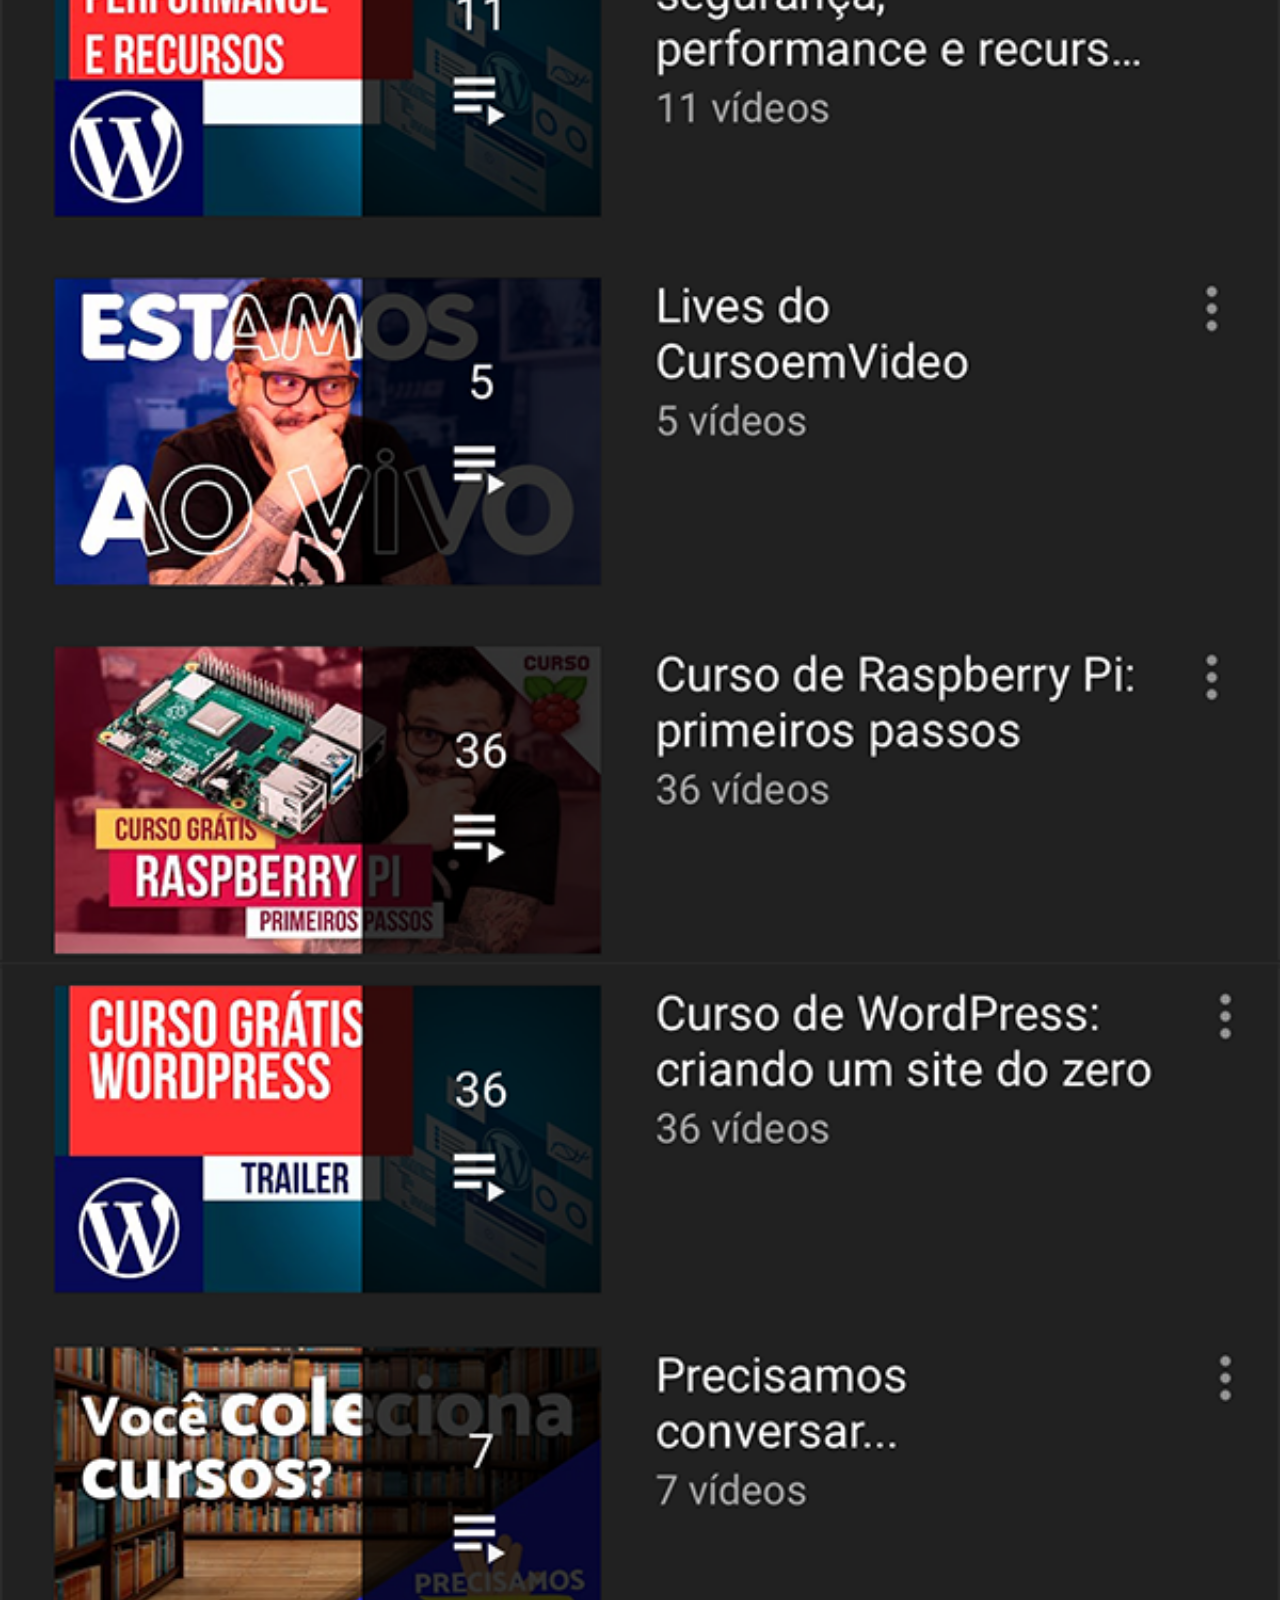
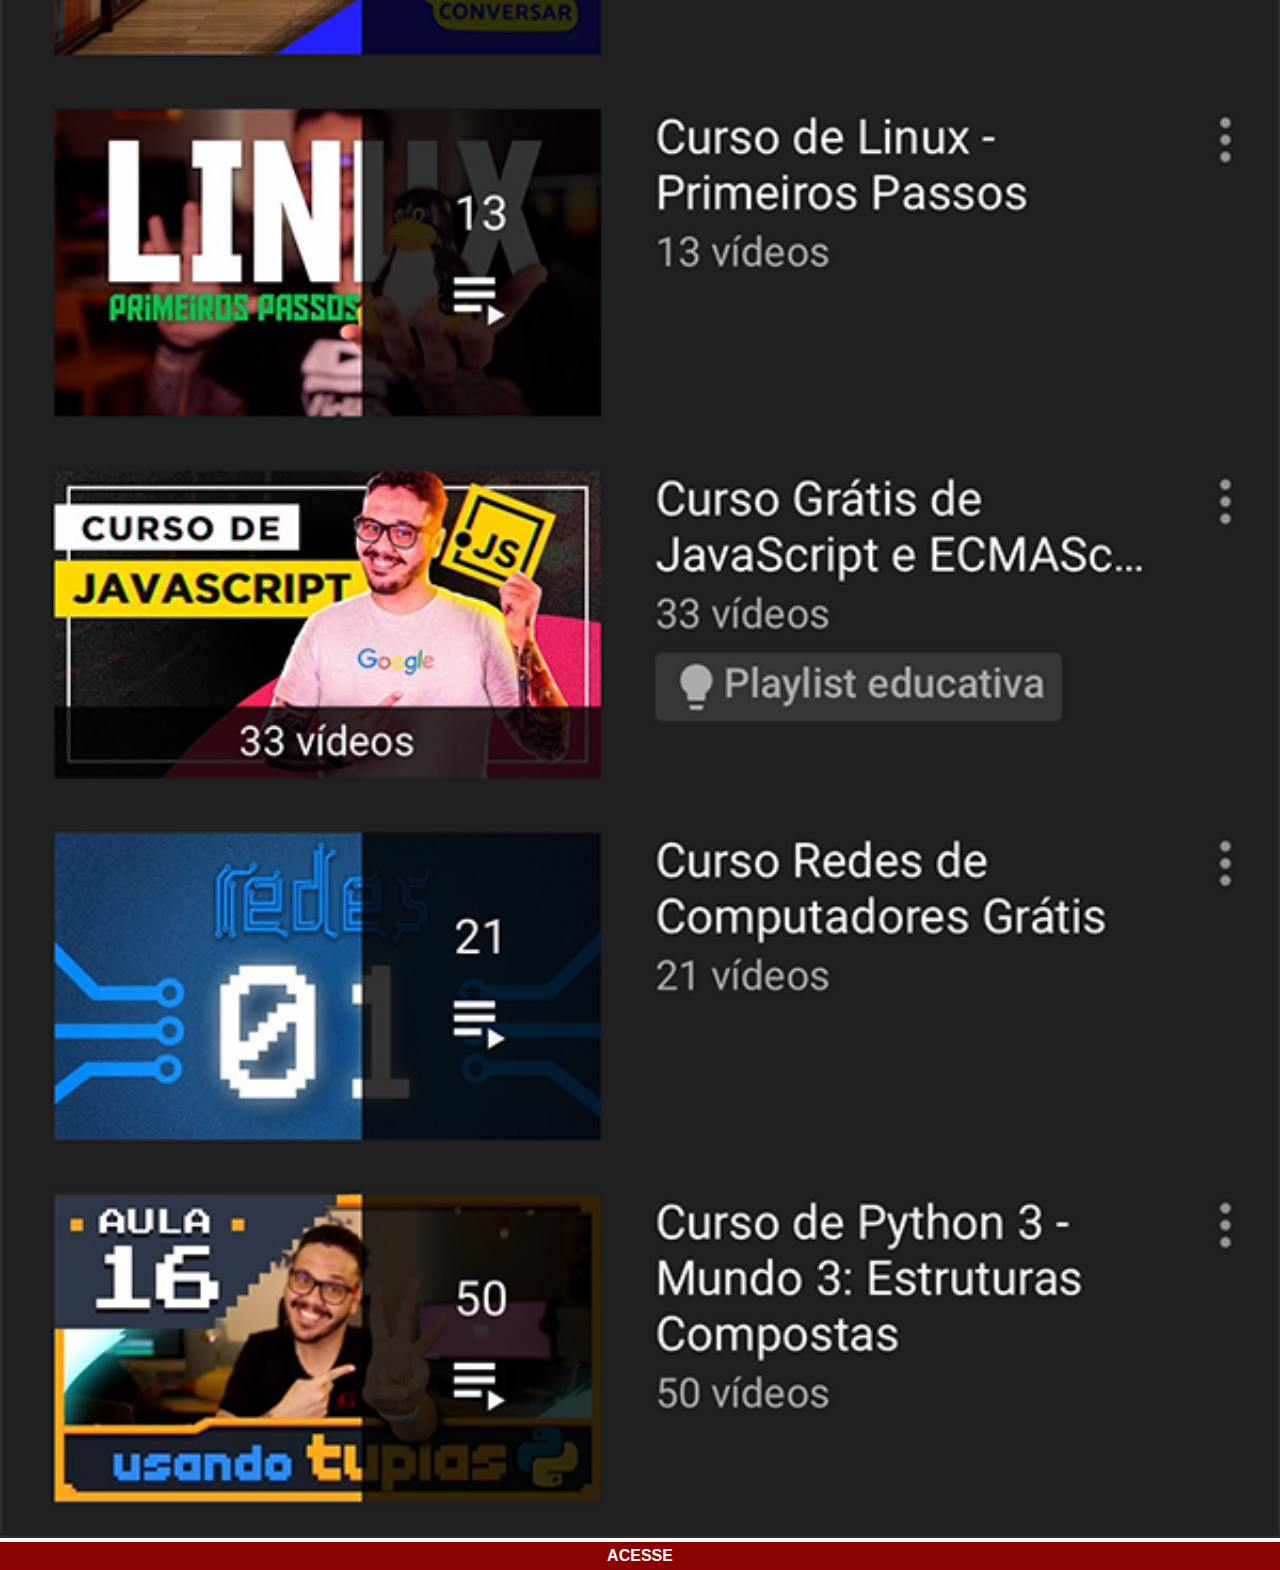
<file: youtube.html>
<!DOCTYPE html>
<html lang="pt-br">
<head>
    <meta charset="UTF-8">
    <meta http-equiv="X-UA-Compatible" content="IE=edge">
    <meta name="viewport" content="width=device-width, initial-scale=1.0">
    <title>Youtube</title>
    <link rel="stylesheet" href="style/style-social.css">
</head>
<body>
    <main>
        <img src="imagens/tela-youtube.png" alt="Youtube">
    </main>
    <footer>
        <p><a href="https://www.youtube.com/@CursoemVideo/playlists" target="_blank">ACESSE</a></p>
    </footer>
</body>
</html>
</file>
<file: style/style.css>
@charset "UTF-8";

* {
    margin: 0px;
    padding: 0px;
    font-family: Arial, Helvetica, sans-serif;
}

html, body {
    height: 100vh;
    width: 100vw;
    background-color: black;
}

body {
    background: url(../imagens/fundo-madeira.jpg) no-repeat top center;
    background-size: cover;
    background-attachment: fixed;
}

main {
    position: relative;
    height: 100vh;
}

section#telefone {
    position: absolute;
    height: 627px;
    width: 311px;
    top: 50%;
    left: 50%;
    transform: translate(-50%, -50%);
    background: url(../imagens/frame-iphone.png) no-repeat;
}

iframe#tela {
    position: relative;
    top: 80px;
    left: 22px;
    width: 267px;
    height: 471px;
}

section#redes-sociais {
    text-align: right;
}

section#redes-sociais img {
    width: 50px;
    margin: 10px;
    border-radius: 50%;
    box-shadow: 2px 2px 5px rgba(0, 0, 0, 0.564);
    box-sizing: border-box;
}

section#redes-sociais img:hover {
    transition: transform 0.4s, border .6s;
    border: 2px solid rgba(255, 255, 255, 0.612);
    transform: translate(-2px, -2px);
    box-shadow: 5px 5px 10px rgba(0, 0, 0, 0.544);
}
</file>
<file: style/style-social.css>
@charset "UTF-8";

* {
    margin: 0;
    padding: 0;
    font-family: Arial, Helvetica, sans-serif;
}

::-webkit-scrollbar {
    width: 0px;
    height: 0px;
}
img {
    width: 100vw;
    background-size: cover;
}

footer a {
    display: block;
    color: white;
    background-color: darkred;
    padding: 5px;
    font-weight: bolder;
    text-decoration: none;
    text-align: center;
}

footer a:hover {
    transition: .4s;
    color: white;
    background-color: red;
}
</file>
